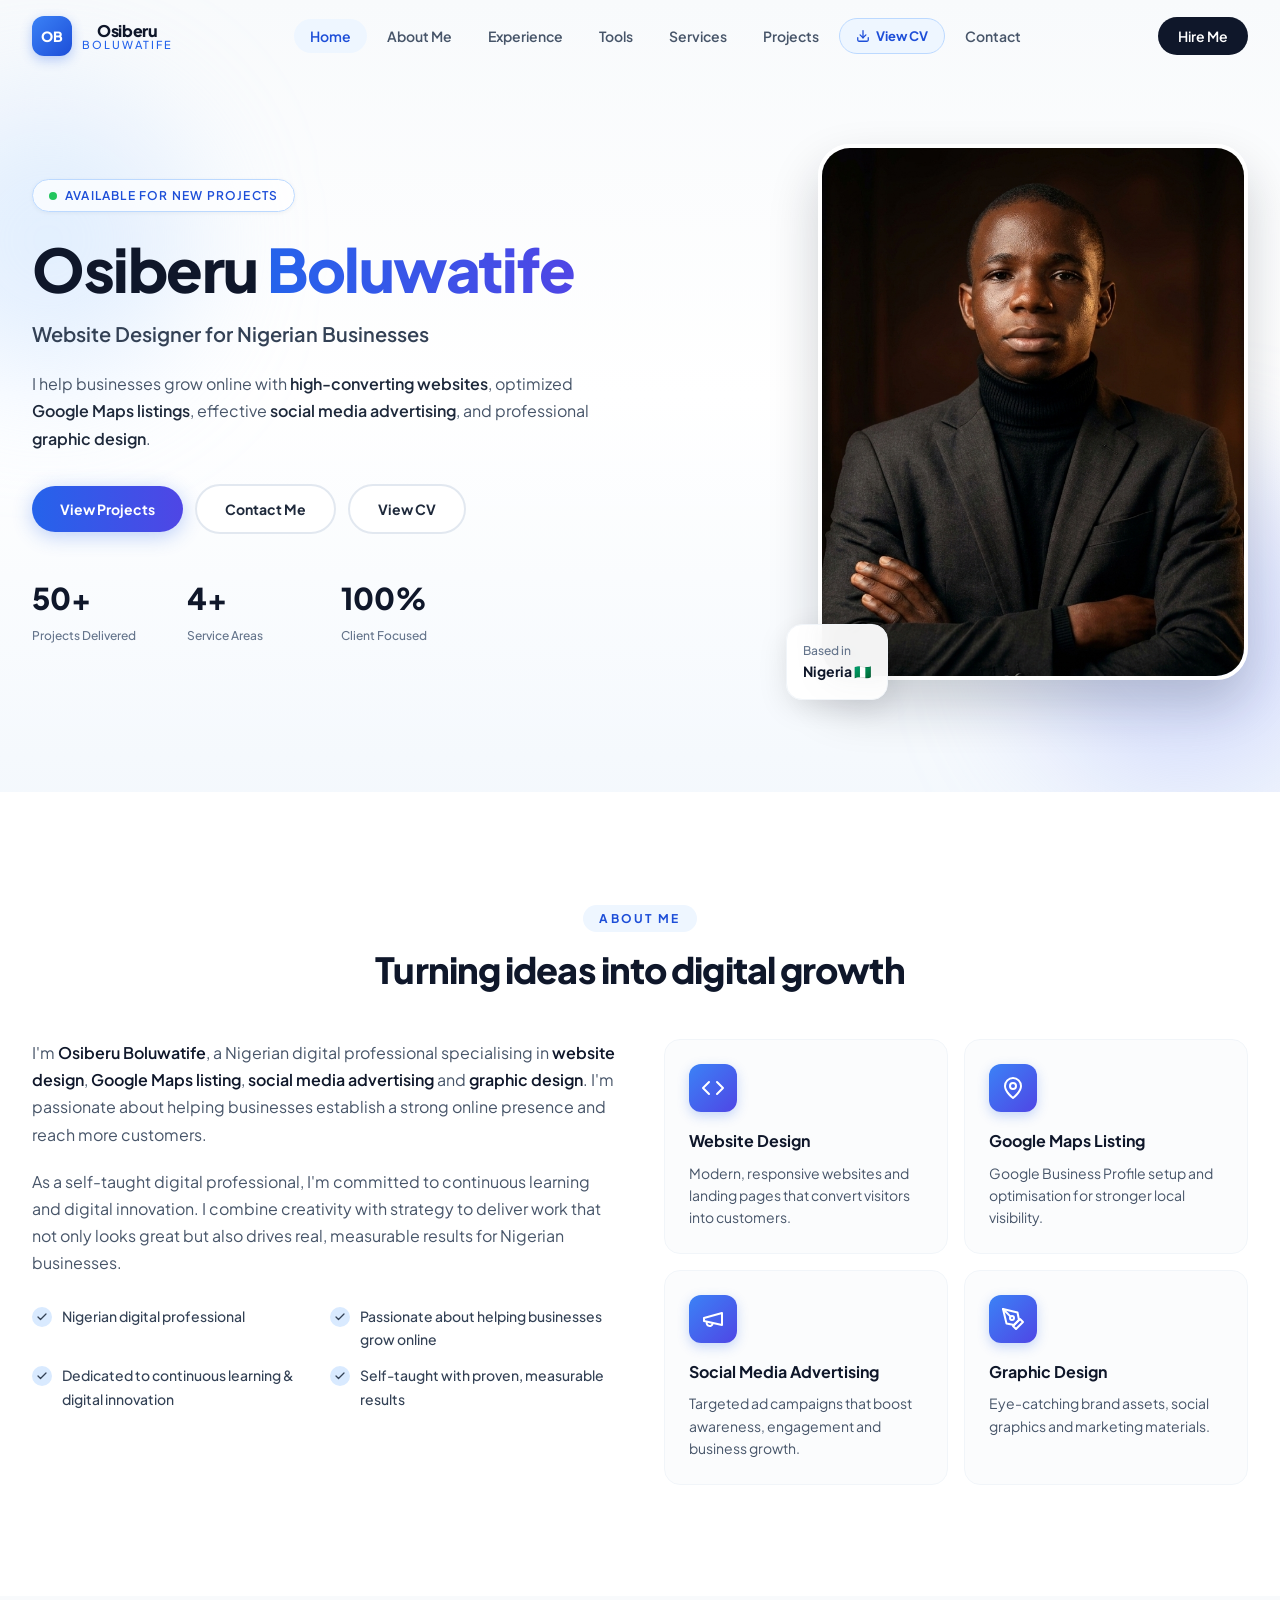
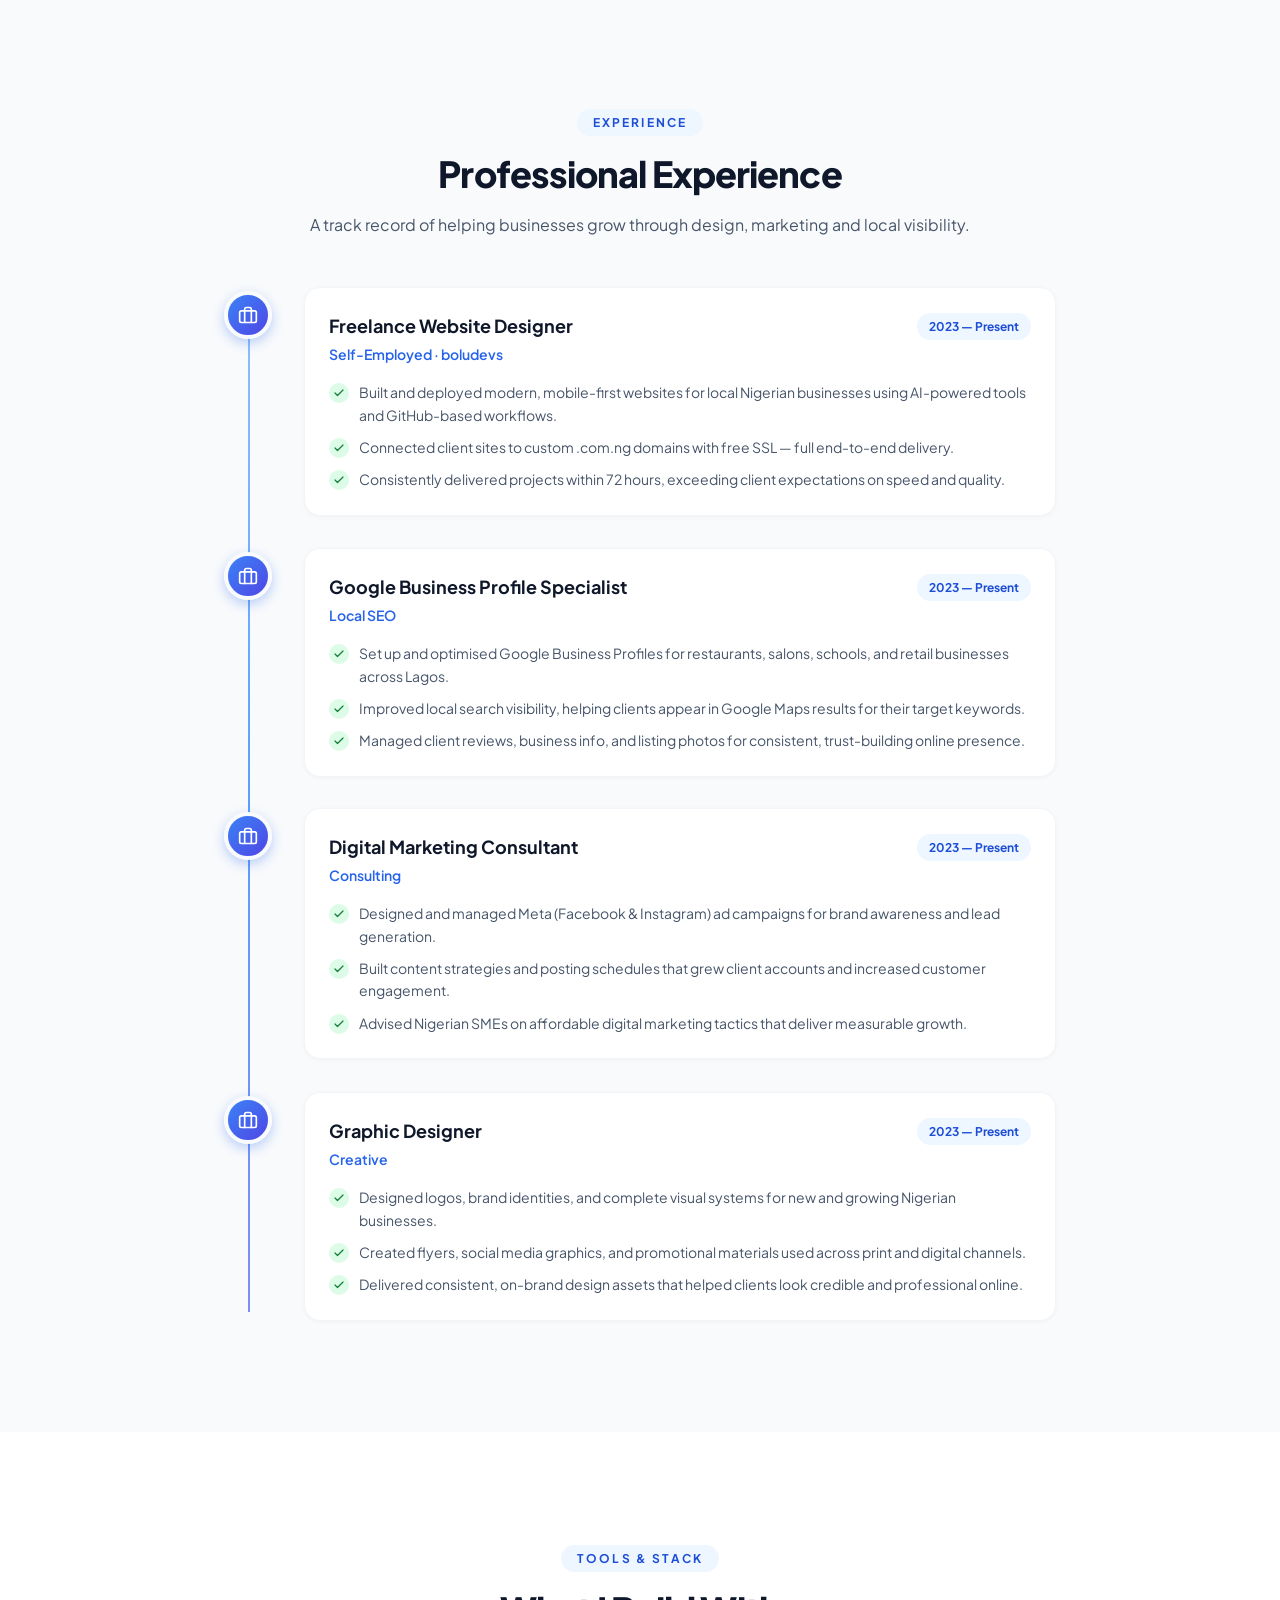
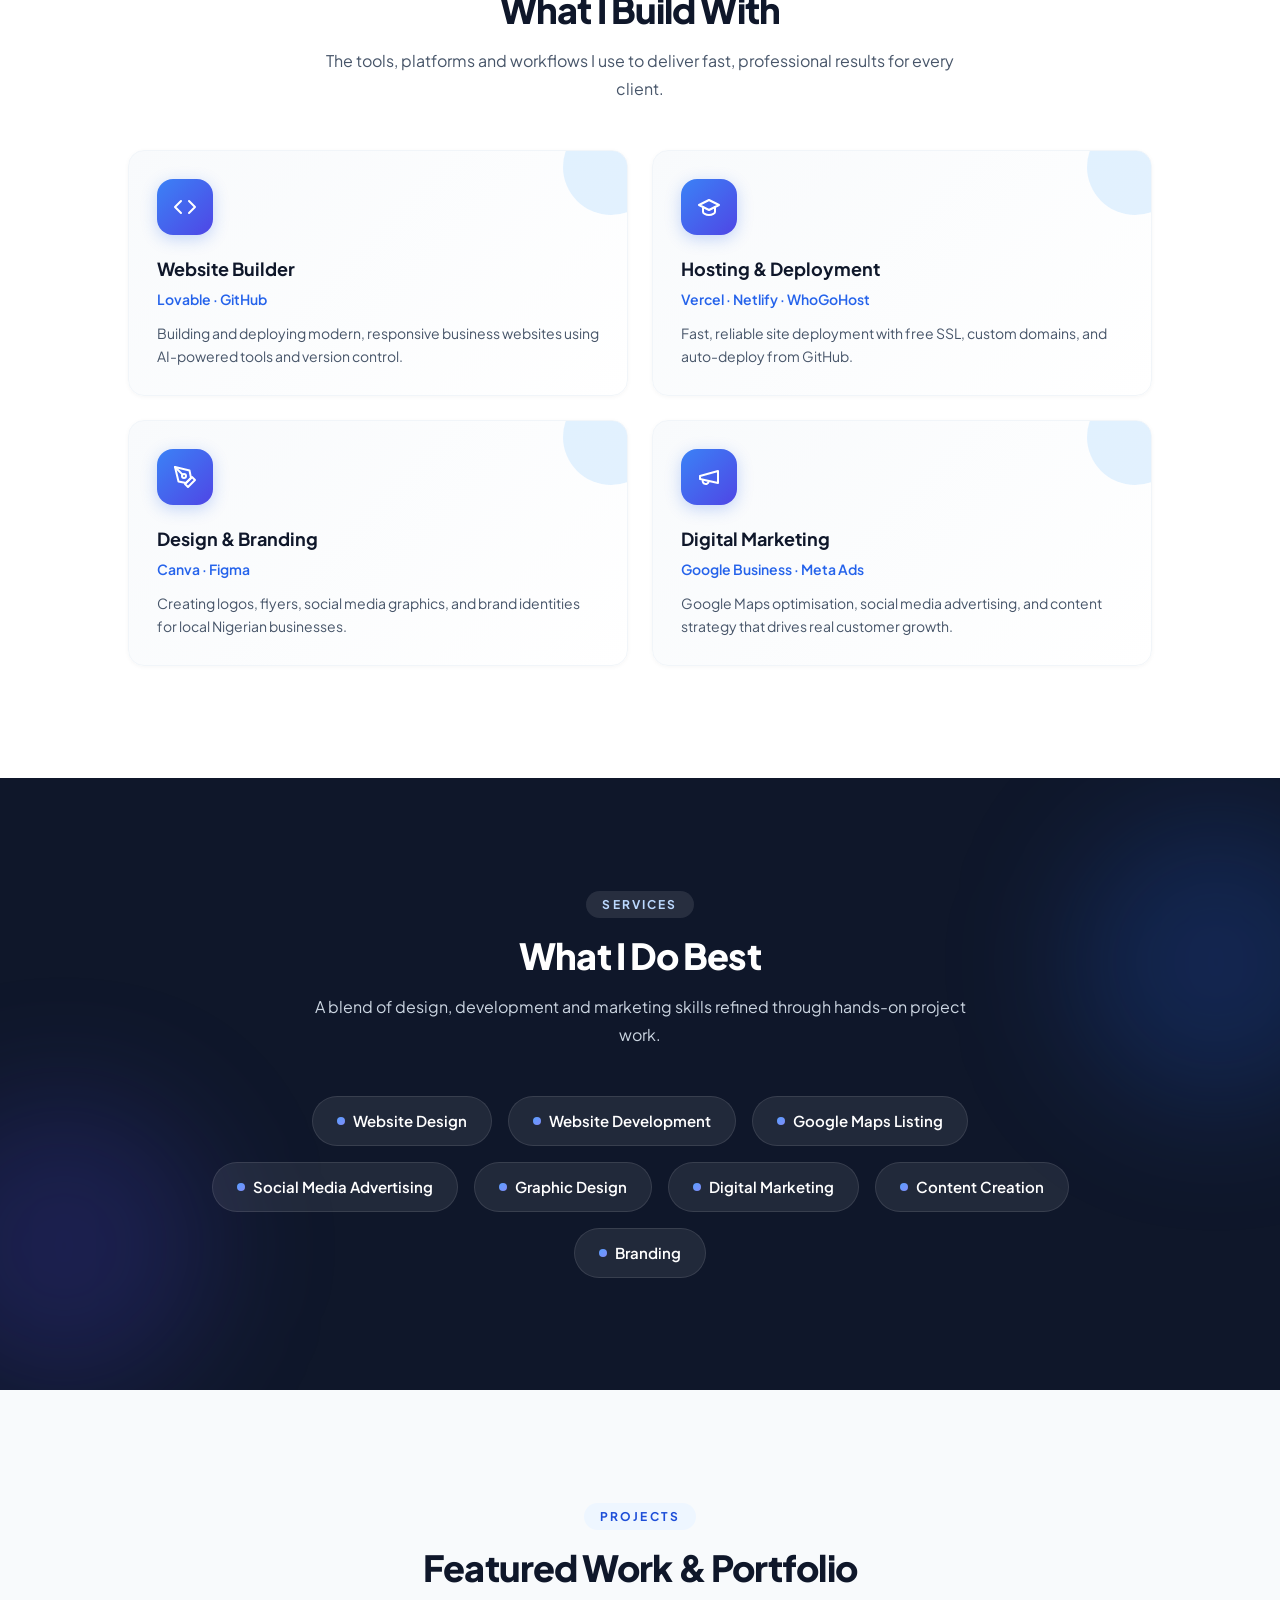
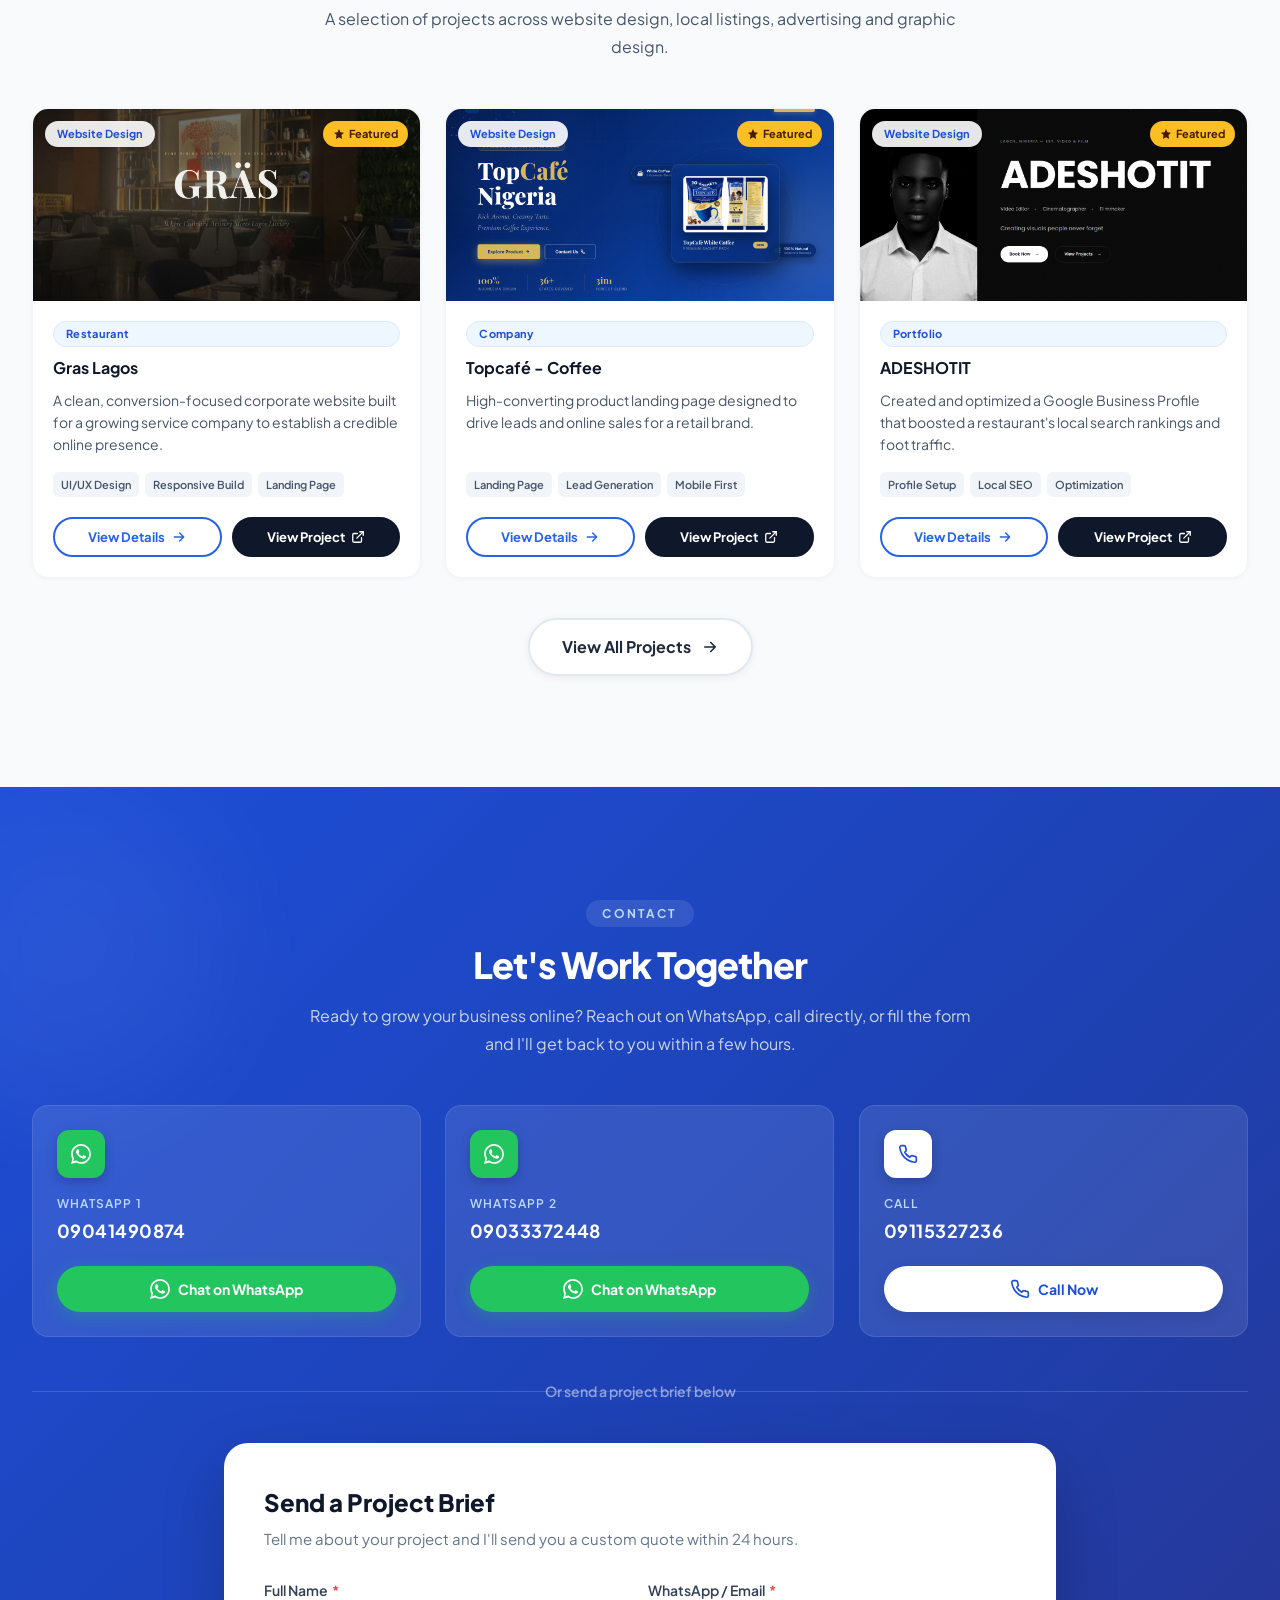
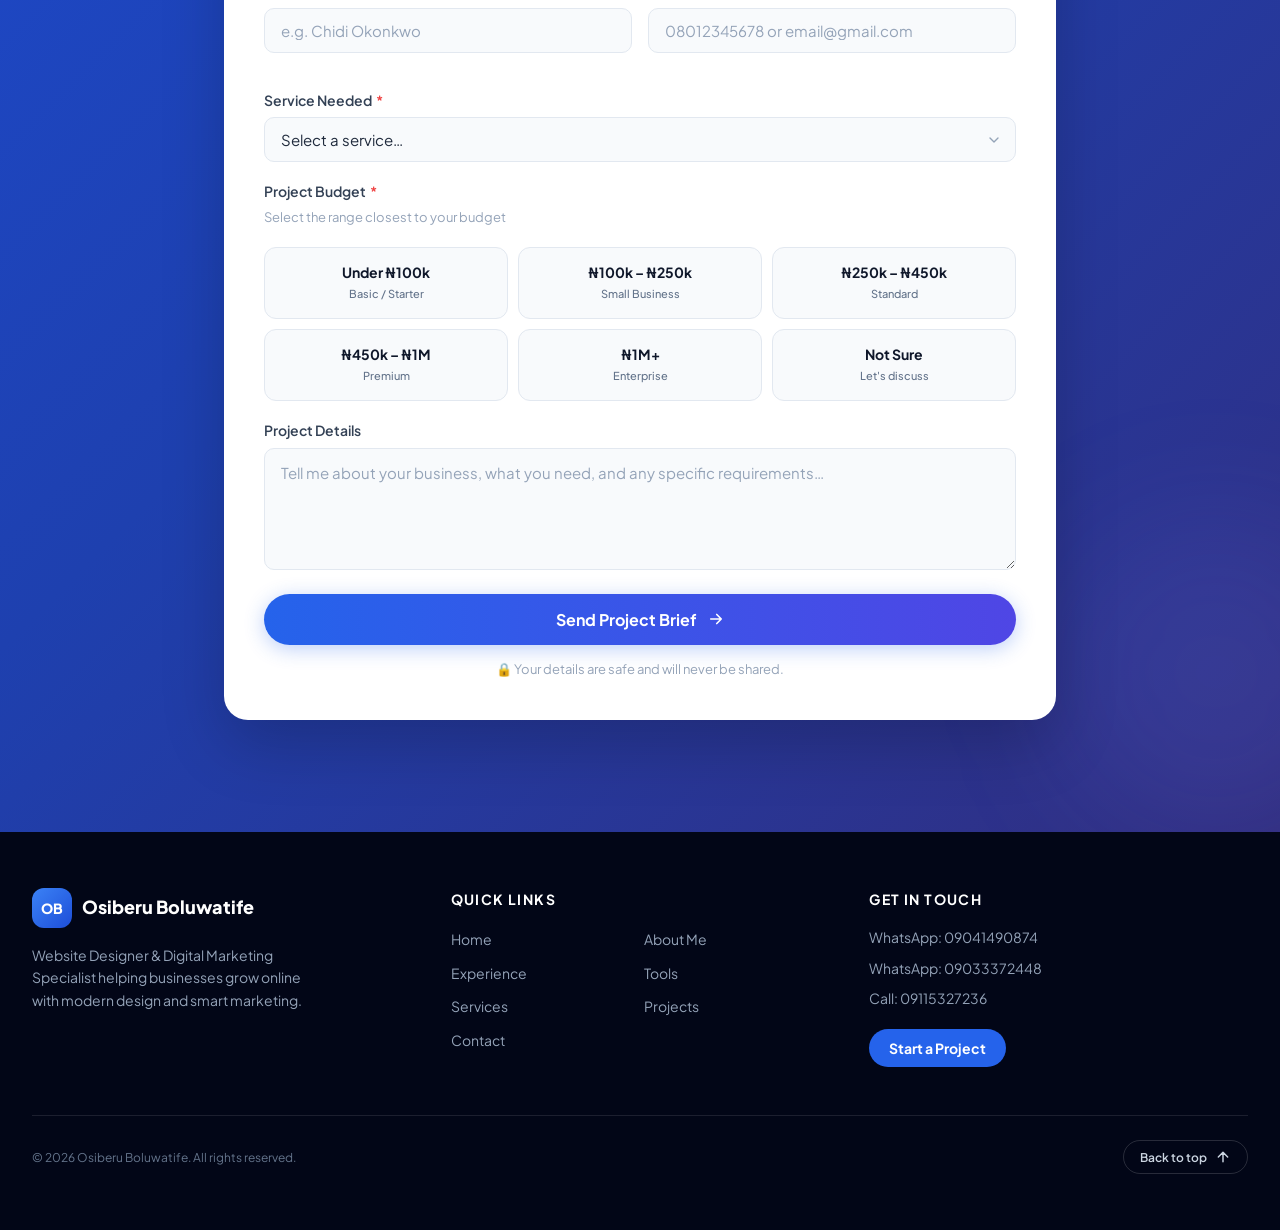
<file: index.html>
<!DOCTYPE html>
<html lang="en">
<head>
  <meta charset="UTF-8" />
  <meta name="viewport" content="width=device-width, initial-scale=1.0" />
  <title>Osiberu Boluwatife | Website Designer & Digital Marketing Specialist</title>
  <meta name="description" content="Osiberu Boluwatife — Website Designer for Nigerian Businesses. Modern websites, Google Maps optimization, social media advertising and graphic design." />
  <meta name="keywords" content="Website Designer Nigeria, Digital Marketing, Graphic Designer, Google Maps Listing, Lagos Nigeria, boludevs" />
  <meta name="author" content="Osiberu Boluwatife" />
  <meta name="robots" content="index, follow" />
  <meta name="theme-color" content="#2563eb" />
  <link rel="canonical" href="https://boludevs.name.ng" />

  <!-- Open Graph -->
  <meta property="og:title"       content="Osiberu Boluwatife | Website Designer & Digital Marketing Specialist" />
  <meta property="og:description" content="Professional portfolio of Osiberu Boluwatife — helping Nigerian businesses grow online with modern websites, Google Maps optimization and digital marketing." />
  <meta property="og:type"        content="website" />
  <meta property="og:url"         content="https://boludevs.name.ng" />
  <meta property="og:image"       content="https://boludevs.name.ng/images/preview-image.png" />
  <meta property="og:image:width"  content="1200" />
  <meta property="og:image:height" content="630" />
  <meta property="og:site_name"   content="boludevs" />
  <meta property="og:locale"      content="en_NG" />

  <!-- Twitter / X Card -->
  <meta name="twitter:card"        content="summary_large_image" />
  <meta name="twitter:title"       content="Osiberu Boluwatife | Website Designer Nigeria" />
  <meta name="twitter:description" content="Modern websites, Google Maps listings & digital marketing for Nigerian businesses." />
  <meta name="twitter:image"       content="https://boludevs.name.ng/images/preview-image.png" />

  <link rel="icon" type="image/x-icon" href="favicon.ico" />
  <link rel="apple-touch-icon"    href="apple-touch-icon.png" />
  <link rel="manifest"            href="site.webmanifest" />
  <link rel="preconnect" href="https://fonts.googleapis.com" />
  <link rel="preconnect" href="https://fonts.gstatic.com" crossorigin />
  <link href="https://fonts.googleapis.com/css2?family=Plus+Jakarta+Sans:wght@400;500;600;700;800&display=swap" rel="stylesheet" />
  <link rel="stylesheet" href="style.css" />

  <!-- Schema.org Person markup for Google rich results -->
  <script type="application/ld+json">
  {
    "@context": "https://schema.org",
    "@type": "Person",
    "name": "Osiberu Boluwatife",
    "alternateName": "boludevs",
    "url": "https://boludevs.name.ng",
    "image": "https://boludevs.name.ng/images/images.jpeg",
    "jobTitle": "Website Designer & Digital Marketing Specialist",
    "description": "Nigerian website designer and digital marketing specialist helping local businesses grow online with modern websites, Google Maps optimization and social media advertising.",
    "worksFor": { "@type": "Organization", "name": "boludevs", "url": "https://boludevs.name.ng" },
    "address": { "@type": "PostalAddress", "addressCountry": "NG", "addressLocality": "Lagos", "addressRegion": "Lagos State" },
    "telephone": "+2349041490874",
    "knowsAbout": ["Website Design", "Google Maps SEO", "Digital Marketing", "Graphic Design", "Social Media Advertising"],
    "sameAs": [
      "https://www.linkedin.com/in/osiberuboluwatife",
      "https://github.com/bolemmdigitalz-max"
    ]
  }
  </script>
</head>
<body>

  <!-- ============================================================
       NAVBAR
       ============================================================ -->
  <header id="navbar">
    <nav class="nav-inner">

      <!-- Logo -->
      <button class="nav-logo" data-section="home" onclick="goTo('home')" aria-label="Go to home">
        <span class="nav-logo-badge">OB</span>
        <span class="nav-logo-text">
          <strong>Osiberu</strong>
          <span>Boluwatife</span>
        </span>
      </button>

      <!-- Desktop links -->
      <ul class="nav-links">
        <li><button class="nav-link active" data-section="home"       onclick="goTo('home')">Home</button></li>
        <li><button class="nav-link"         data-section="about"      onclick="goTo('about')">About Me</button></li>
        <li><button class="nav-link"         data-section="experience" onclick="goTo('experience')">Experience</button></li>
        <li><button class="nav-link"         data-section="tools"      onclick="goTo('tools')">Tools</button></li>
        <li><button class="nav-link"         data-section="skills"     onclick="goTo('skills')">Services</button></li>
        <li><button class="nav-link"         data-section="projects"   onclick="goTo('projects')">Projects</button></li>
        <!-- Desktop nav — add this before the Contact li -->
<li>
  <a href="osiberu-boluwatife-cv.html"
     view
     class="nav-link nav-cv-link"
     aria-label="View CV">
    <svg width="14" height="14" viewBox="0 0 24 24" fill="none"
         stroke="currentColor" stroke-width="2.2"
         stroke-linecap="round" stroke-linejoin="round"
         aria-hidden="true">
      <path d="M21 15v4a2 2 0 0 1-2 2H5a2 2 0 0 1-2-2v-4"/>
      <polyline points="7 10 12 15 17 10"/>
      <line x1="12" y1="15" x2="12" y2="3"/>
    </svg>
    View CV
  </a>
</li>
        <li><button class="nav-link"         data-section="contact"    onclick="goTo('contact')">Contact</button></li>
      </ul>

      <button class="nav-cta" onclick="goTo('contact')">Hire Me</button>

      <!-- Hamburger -->
      <button class="nav-hamburger" id="hamburger" aria-label="Toggle menu" aria-expanded="false">
        <svg width="24" height="24" viewBox="0 0 24 24" fill="none" stroke="currentColor" stroke-width="2" stroke-linecap="round" aria-hidden="true"><path d="M3 12h18M3 6h18M3 18h18"/></svg>
      </button>
    </nav>

    <!-- Mobile menu -->
    <div class="mobile-menu" id="mobile-menu" aria-hidden="true">
      <ul>
        <li><button class="mobile-link active" data-section="home"       onclick="goTo('home')">Home</button></li>
        <li><button class="mobile-link"         data-section="about"      onclick="goTo('about')">About Me</button></li>
        <li><button class="mobile-link"         data-section="experience" onclick="goTo('experience')">Experience</button></li>
        <li><button class="mobile-link"         data-section="tools"      onclick="goTo('tools')">Tools</button></li>
        <li><button class="mobile-link"         data-section="skills"     onclick="goTo('skills')">Services</button></li>
        <li><button class="mobile-link"         data-section="projects"   onclick="goTo('projects')">Projects</button></li>
        <li><button class="mobile-link"         data-section="contact"    onclick="goTo('contact')">Contact</button></li>
        <!-- Mobile menu — add before the Hire Me li -->  
<li>  
  <a href="osiberu-boluwatife-cv.html"  
     view  
     class="mobile-link mobile-cv-link">  
    ⬇ View CV  
  </a>  
</li>  
        <li><button class="mobile-cta"                                    onclick="goTo('contact')">Hire Me</button></li>
      </ul>
    </div>
  </header>

  <main>

    <!-- ============================================================
     HERO
============================================================ -->
<section id="home">

    <div class="hero-blob hero-blob-1"></div>
    <div class="hero-blob hero-blob-2"></div>

    <div class="container">

        <div class="hero-grid">

            <!-- LEFT CONTENT -->
            <div class="hero-content reveal">

                <span class="hero-badge">
                    <span class="dot"></span>
                    Available for new projects
                </span>

                <h1 class="hero-title">
                    Osiberu
                    <span class="gradient-text">Boluwatife</span>
                </h1>

                <p class="hero-role">
                    Website Designer for Nigerian Businesses
                </p>

                <p class="hero-desc">
                    I help businesses grow online with
                    <strong>high-converting websites</strong>,
                    optimized
                    <strong>Google Maps listings</strong>,
                    effective
                    <strong>social media advertising</strong>,
                    and professional
                    <strong>graphic design</strong>.
                </p>

                <div class="hero-buttons">

                    <button class="btn-primary" onclick="goTo('projects')">
                        View Projects
                    </button>

                    <button class="btn-secondary" onclick="goTo('contact')">
                        Contact Me
                    </button>

                    <button class="btn-secondary"
                        onclick="window.open('osiberu-boluwatife-cv.html','_blank')">
                        View CV
                    </button>

                </div>

                <dl class="hero-stats">

                    <div class="hero-stat">
                        <dt class="count-up"
                            data-target="50"
                            data-suffix="+">0+</dt>
                        <dd>Projects Delivered</dd>
                    </div>

                    <div class="hero-stat">
                        <dt class="count-up"
                            data-target="4"
                            data-suffix="+">0+</dt>
                        <dd>Service Areas</dd>
                    </div>

                    <div class="hero-stat">
                        <dt class="count-up"
                            data-target="100"
                            data-suffix="%">0%</dt>
                        <dd>Client Focused</dd>
                    </div>

                </dl>

            </div>

            <!-- RIGHT IMAGE -->
            <div class="hero-portrait reveal">

                <div class="hero-portrait-blob"></div>

                <div class="hero-portrait-img">

                    <img
                        src="images/images.jpeg"
                        alt="Osiberu Boluwatife"
                        loading="eager">

                </div>

                <div class="hero-location-card">

                    <p>Based in</p>

                    <p>Nigeria 🇳🇬</p>

                </div>

            </div>

        </div>

    </div>

</section>
    <!-- ============================================================
         ABOUT
         ============================================================ -->
    <section id="about">
      <div class="container">

        <div class="section-heading reveal">
          <span class="eyebrow">About Me</span>
          <h2>Turning ideas into digital growth</h2>
        </div>

        <div class="about-grid">

          <!-- Text -->
          <div class="reveal about-text">
            <p>
              I'm <strong>Osiberu Boluwatife</strong>, a Nigerian digital professional
              specialising in <strong>website design</strong>,
              <strong>Google Maps listing</strong>,
              <strong>social media advertising</strong> and
              <strong>graphic design</strong>. I'm passionate about helping businesses
              establish a strong online presence and reach more customers.
            </p>
            <p>
              As a self-taught digital professional, I'm committed to continuous learning
              and digital innovation. I combine creativity with strategy to deliver work
              that not only looks great but also drives real, measurable results for
              Nigerian businesses.
            </p>

            <ul class="about-highlights">
              <li class="highlight-item">
                <span class="check-badge">
                  <svg width="12" height="12" viewBox="0 0 24 24" fill="none" stroke="currentColor" stroke-width="2.5" stroke-linecap="round" stroke-linejoin="round" aria-hidden="true"><path d="M20 6 9 17l-5-5"/></svg>
                </span>
                <span>Nigerian digital professional</span>
              </li>
              <li class="highlight-item">
                <span class="check-badge">
                  <svg width="12" height="12" viewBox="0 0 24 24" fill="none" stroke="currentColor" stroke-width="2.5" stroke-linecap="round" stroke-linejoin="round" aria-hidden="true"><path d="M20 6 9 17l-5-5"/></svg>
                </span>
                <span>Passionate about helping businesses grow online</span>
              </li>
              <li class="highlight-item">
                <span class="check-badge">
                  <svg width="12" height="12" viewBox="0 0 24 24" fill="none" stroke="currentColor" stroke-width="2.5" stroke-linecap="round" stroke-linejoin="round" aria-hidden="true"><path d="M20 6 9 17l-5-5"/></svg>
                </span>
                <span>Dedicated to continuous learning &amp; digital innovation</span>
              </li>
              <li class="highlight-item">
                <span class="check-badge">
                  <svg width="12" height="12" viewBox="0 0 24 24" fill="none" stroke="currentColor" stroke-width="2.5" stroke-linecap="round" stroke-linejoin="round" aria-hidden="true"><path d="M20 6 9 17l-5-5"/></svg>
                </span>
                <span>Self-taught with proven, measurable results</span>
              </li>
            </ul>
          </div>

          <!-- Service cards -->
          <div class="reveal services-grid">
            <div class="service-card">
              <span class="service-icon">
                <svg width="24" height="24" viewBox="0 0 24 24" fill="none" stroke="currentColor" stroke-width="2" stroke-linecap="round" stroke-linejoin="round" aria-hidden="true"><path d="m16 18 6-6-6-6M8 6l-6 6 6 6"/></svg>
              </span>
              <h3>Website Design</h3>
              <p>Modern, responsive websites and landing pages that convert visitors into customers.</p>
            </div>
            <div class="service-card">
              <span class="service-icon">
                <svg width="24" height="24" viewBox="0 0 24 24" fill="none" stroke="currentColor" stroke-width="2" stroke-linecap="round" stroke-linejoin="round" aria-hidden="true"><path d="M20 10c0 6-8 12-8 12s-8-6-8-12a8 8 0 0 1 16 0z"/><circle cx="12" cy="10" r="3"/></svg>
              </span>
              <h3>Google Maps Listing</h3>
              <p>Google Business Profile setup and optimisation for stronger local visibility.</p>
            </div>
            <div class="service-card">
              <span class="service-icon">
                <svg width="24" height="24" viewBox="0 0 24 24" fill="none" stroke="currentColor" stroke-width="2" stroke-linecap="round" stroke-linejoin="round" aria-hidden="true"><path d="m3 11 18-5v12L3 14v-3z"/><path d="M11.6 16.8a3 3 0 1 1-5.8-1.6"/></svg>
              </span>
              <h3>Social Media Advertising</h3>
              <p>Targeted ad campaigns that boost awareness, engagement and business growth.</p>
            </div>
            <div class="service-card">
              <span class="service-icon">
                <svg width="24" height="24" viewBox="0 0 24 24" fill="none" stroke="currentColor" stroke-width="2" stroke-linecap="round" stroke-linejoin="round" aria-hidden="true"><path d="M12 19l7-7 3 3-7 7-3-3z"/><path d="M18 13l-1.5-7.5L2 2l3.5 14.5L13 18l5-5z"/><path d="M2 2l7.586 7.586"/><circle cx="11" cy="11" r="2"/></svg>
              </span>
              <h3>Graphic Design</h3>
              <p>Eye-catching brand assets, social graphics and marketing materials.</p>
            </div>
          </div>

        </div>
      </div>
    </section>

    <!-- ============================================================
         EXPERIENCE
         ============================================================ -->
    <section id="experience">
      <div class="experience-container">

        <div class="section-heading reveal">
          <span class="eyebrow">Experience</span>
          <h2>Professional Experience</h2>
          <p class="subtitle">A track record of helping businesses grow through design, marketing and local visibility.</p>
        </div>

        <div class="timeline">
          <div class="timeline-line"></div>
          <div class="timeline-items">

            <!-- Item 1 -->
            <div class="timeline-item reveal">
              <span class="timeline-dot" aria-hidden="true">
                <svg width="20" height="20" viewBox="0 0 24 24" fill="none" stroke="currentColor" stroke-width="2" stroke-linecap="round" stroke-linejoin="round"><rect x="2" y="7" width="20" height="14" rx="2"/><path d="M16 21V5a2 2 0 0 0-2-2h-4a2 2 0 0 0-2 2v16"/></svg>
              </span>
              <div class="timeline-card">
                <div class="timeline-card-header">
                  <h3>Freelance Website Designer</h3>
                  <span class="timeline-period">2023 — Present</span>
                </div>
                <p class="timeline-type">Self-Employed · boludevs</p>
                <ul class="timeline-points">
                  <li class="timeline-point">
                    <span class="check-green" aria-hidden="true"><svg width="12" height="12" viewBox="0 0 24 24" fill="none" stroke="currentColor" stroke-width="2.5" stroke-linecap="round" stroke-linejoin="round"><path d="M20 6 9 17l-5-5"/></svg></span>
                    Built and deployed modern, mobile-first websites for local Nigerian businesses using AI-powered tools and GitHub-based workflows.
                  </li>
                  <li class="timeline-point">
                    <span class="check-green" aria-hidden="true"><svg width="12" height="12" viewBox="0 0 24 24" fill="none" stroke="currentColor" stroke-width="2.5" stroke-linecap="round" stroke-linejoin="round"><path d="M20 6 9 17l-5-5"/></svg></span>
                    Connected client sites to custom .com.ng domains with free SSL — full end-to-end delivery.
                  </li>
                  <li class="timeline-point">
                    <span class="check-green" aria-hidden="true"><svg width="12" height="12" viewBox="0 0 24 24" fill="none" stroke="currentColor" stroke-width="2.5" stroke-linecap="round" stroke-linejoin="round"><path d="M20 6 9 17l-5-5"/></svg></span>
                    Consistently delivered projects within 72 hours, exceeding client expectations on speed and quality.
                  </li>
                </ul>
              </div>
            </div>

            <!-- Item 2 -->
            <div class="timeline-item reveal">
              <span class="timeline-dot" aria-hidden="true">
                <svg width="20" height="20" viewBox="0 0 24 24" fill="none" stroke="currentColor" stroke-width="2" stroke-linecap="round" stroke-linejoin="round"><rect x="2" y="7" width="20" height="14" rx="2"/><path d="M16 21V5a2 2 0 0 0-2-2h-4a2 2 0 0 0-2 2v16"/></svg>
              </span>
              <div class="timeline-card">
                <div class="timeline-card-header">
                  <h3>Google Business Profile Specialist</h3>
                  <span class="timeline-period">2023 — Present</span>
                </div>
                <p class="timeline-type">Local SEO</p>
                <ul class="timeline-points">
                  <li class="timeline-point">
                    <span class="check-green" aria-hidden="true"><svg width="12" height="12" viewBox="0 0 24 24" fill="none" stroke="currentColor" stroke-width="2.5" stroke-linecap="round" stroke-linejoin="round"><path d="M20 6 9 17l-5-5"/></svg></span>
                    Set up and optimised Google Business Profiles for restaurants, salons, schools, and retail businesses across Lagos.
                  </li>
                  <li class="timeline-point">
                    <span class="check-green" aria-hidden="true"><svg width="12" height="12" viewBox="0 0 24 24" fill="none" stroke="currentColor" stroke-width="2.5" stroke-linecap="round" stroke-linejoin="round"><path d="M20 6 9 17l-5-5"/></svg></span>
                    Improved local search visibility, helping clients appear in Google Maps results for their target keywords.
                  </li>
                  <li class="timeline-point">
                    <span class="check-green" aria-hidden="true"><svg width="12" height="12" viewBox="0 0 24 24" fill="none" stroke="currentColor" stroke-width="2.5" stroke-linecap="round" stroke-linejoin="round"><path d="M20 6 9 17l-5-5"/></svg></span>
                    Managed client reviews, business info, and listing photos for consistent, trust-building online presence.
                  </li>
                </ul>
              </div>
            </div>

            <!-- Item 3 -->
            <div class="timeline-item reveal">
              <span class="timeline-dot" aria-hidden="true">
                <svg width="20" height="20" viewBox="0 0 24 24" fill="none" stroke="currentColor" stroke-width="2" stroke-linecap="round" stroke-linejoin="round"><rect x="2" y="7" width="20" height="14" rx="2"/><path d="M16 21V5a2 2 0 0 0-2-2h-4a2 2 0 0 0-2 2v16"/></svg>
              </span>
              <div class="timeline-card">
                <div class="timeline-card-header">
                  <h3>Digital Marketing Consultant</h3>
                  <span class="timeline-period">2023 — Present</span>
                </div>
                <p class="timeline-type">Consulting</p>
                <ul class="timeline-points">
                  <li class="timeline-point">
                    <span class="check-green" aria-hidden="true"><svg width="12" height="12" viewBox="0 0 24 24" fill="none" stroke="currentColor" stroke-width="2.5" stroke-linecap="round" stroke-linejoin="round"><path d="M20 6 9 17l-5-5"/></svg></span>
                    Designed and managed Meta (Facebook &amp; Instagram) ad campaigns for brand awareness and lead generation.
                  </li>
                  <li class="timeline-point">
                    <span class="check-green" aria-hidden="true"><svg width="12" height="12" viewBox="0 0 24 24" fill="none" stroke="currentColor" stroke-width="2.5" stroke-linecap="round" stroke-linejoin="round"><path d="M20 6 9 17l-5-5"/></svg></span>
                    Built content strategies and posting schedules that grew client accounts and increased customer engagement.
                  </li>
                  <li class="timeline-point">
                    <span class="check-green" aria-hidden="true"><svg width="12" height="12" viewBox="0 0 24 24" fill="none" stroke="currentColor" stroke-width="2.5" stroke-linecap="round" stroke-linejoin="round"><path d="M20 6 9 17l-5-5"/></svg></span>
                    Advised Nigerian SMEs on affordable digital marketing tactics that deliver measurable growth.
                  </li>
                </ul>
              </div>
            </div>

            <!-- Item 4 -->
            <div class="timeline-item reveal">
              <span class="timeline-dot" aria-hidden="true">
                <svg width="20" height="20" viewBox="0 0 24 24" fill="none" stroke="currentColor" stroke-width="2" stroke-linecap="round" stroke-linejoin="round"><rect x="2" y="7" width="20" height="14" rx="2"/><path d="M16 21V5a2 2 0 0 0-2-2h-4a2 2 0 0 0-2 2v16"/></svg>
              </span>
              <div class="timeline-card">
                <div class="timeline-card-header">
                  <h3>Graphic Designer</h3>
                  <span class="timeline-period">2023 — Present</span>
                </div>
                <p class="timeline-type">Creative</p>
                <ul class="timeline-points">
                  <li class="timeline-point">
                    <span class="check-green" aria-hidden="true"><svg width="12" height="12" viewBox="0 0 24 24" fill="none" stroke="currentColor" stroke-width="2.5" stroke-linecap="round" stroke-linejoin="round"><path d="M20 6 9 17l-5-5"/></svg></span>
                    Designed logos, brand identities, and complete visual systems for new and growing Nigerian businesses.
                  </li>
                  <li class="timeline-point">
                    <span class="check-green" aria-hidden="true"><svg width="12" height="12" viewBox="0 0 24 24" fill="none" stroke="currentColor" stroke-width="2.5" stroke-linecap="round" stroke-linejoin="round"><path d="M20 6 9 17l-5-5"/></svg></span>
                    Created flyers, social media graphics, and promotional materials used across print and digital channels.
                  </li>
                  <li class="timeline-point">
                    <span class="check-green" aria-hidden="true"><svg width="12" height="12" viewBox="0 0 24 24" fill="none" stroke="currentColor" stroke-width="2.5" stroke-linecap="round" stroke-linejoin="round"><path d="M20 6 9 17l-5-5"/></svg></span>
                    Delivered consistent, on-brand design assets that helped clients look credible and professional online.
                  </li>
                </ul>
              </div>
            </div>

          </div>
        </div>
      </div>
    </section>

    <!-- ============================================================
         TOOLS (replaces Education)
         ============================================================ -->
    <section id="tools">
      <div class="container">

        <div class="section-heading reveal">
          <span class="eyebrow">Tools &amp; Stack</span>
          <h2>What I Build With</h2>
          <p class="subtitle">The tools, platforms and workflows I use to deliver fast, professional results for every client.</p>
        </div>

        <div class="tools-grid">
          <div class="tool-card reveal">
            <span class="tool-icon">
              <svg width="24" height="24" viewBox="0 0 24 24" fill="none" stroke="currentColor" stroke-width="2" stroke-linecap="round" stroke-linejoin="round" aria-hidden="true"><path d="m16 18 6-6-6-6M8 6l-6 6 6 6"/></svg>
            </span>
            <h3>Website Builder</h3>
            <p class="tool-place">Lovable · GitHub</p>
            <p class="tool-desc">Building and deploying modern, responsive business websites using AI-powered tools and version control.</p>
          </div>
          <div class="tool-card reveal">
            <span class="tool-icon">
              <svg width="24" height="24" viewBox="0 0 24 24" fill="none" stroke="currentColor" stroke-width="2" stroke-linecap="round" stroke-linejoin="round" aria-hidden="true"><path d="M22 10 12 5 2 10l10 5 10-5z"/><path d="M6 12v5c0 1 2.5 3 6 3s6-2 6-3v-5"/></svg>
            </span>
            <h3>Hosting &amp; Deployment</h3>
            <p class="tool-place">Vercel · Netlify · WhoGoHost</p>
            <p class="tool-desc">Fast, reliable site deployment with free SSL, custom domains, and auto-deploy from GitHub.</p>
          </div>
          <div class="tool-card reveal">
            <span class="tool-icon">
              <svg width="24" height="24" viewBox="0 0 24 24" fill="none" stroke="currentColor" stroke-width="2" stroke-linecap="round" stroke-linejoin="round" aria-hidden="true"><path d="M12 19l7-7 3 3-7 7-3-3z"/><path d="M18 13l-1.5-7.5L2 2l3.5 14.5L13 18l5-5z"/><path d="M2 2l7.586 7.586"/><circle cx="11" cy="11" r="2"/></svg>
            </span>
            <h3>Design &amp; Branding</h3>
            <p class="tool-place">Canva · Figma</p>
            <p class="tool-desc">Creating logos, flyers, social media graphics, and brand identities for local Nigerian businesses.</p>
          </div>
          <div class="tool-card reveal">
            <span class="tool-icon">
              <svg width="24" height="24" viewBox="0 0 24 24" fill="none" stroke="currentColor" stroke-width="2" stroke-linecap="round" stroke-linejoin="round" aria-hidden="true"><path d="m3 11 18-5v12L3 14v-3z"/><path d="M11.6 16.8a3 3 0 1 1-5.8-1.6"/></svg>
            </span>
            <h3>Digital Marketing</h3>
            <p class="tool-place">Google Business · Meta Ads</p>
            <p class="tool-desc">Google Maps optimisation, social media advertising, and content strategy that drives real customer growth.</p>
          </div>
        </div>

      </div>
    </section>

    <!-- ============================================================
         SKILLS / SERVICES
         ============================================================ -->
    <section id="skills">
      <div class="skills-blob skills-blob-1"></div>
      <div class="skills-blob skills-blob-2"></div>

      <div class="container" style="position:relative">
        <div class="section-heading light reveal">
          <span class="eyebrow">Services</span>
          <h2>What I Do Best</h2>
          <p class="subtitle">A blend of design, development and marketing skills refined through hands-on project work.</p>
        </div>

        <div class="skills-grid reveal">
          <span class="skill-badge"><span class="skill-dot"></span>Website Design</span>
          <span class="skill-badge"><span class="skill-dot"></span>Website Development</span>
          <span class="skill-badge"><span class="skill-dot"></span>Google Maps Listing</span>
          <span class="skill-badge"><span class="skill-dot"></span>Social Media Advertising</span>
          <span class="skill-badge"><span class="skill-dot"></span>Graphic Design</span>
          <span class="skill-badge"><span class="skill-dot"></span>Digital Marketing</span>
          <span class="skill-badge"><span class="skill-dot"></span>Content Creation</span>
          <span class="skill-badge"><span class="skill-dot"></span>Branding</span>
        </div>
      </div>
    </section>

    <!-- ============================================================
         PROJECTS (homepage — 3 featured only)
         ============================================================ -->
    <section id="projects">
      <div class="container">

        <div class="section-heading reveal">
          <span class="eyebrow">Projects</span>
          <h2>Featured Work &amp; Portfolio</h2>
          <p class="subtitle">A selection of projects across website design, local listings, advertising and graphic design.</p>
        </div>

        <!-- 3 featured cards -->
        <div class="projects-grid reveal" id="homepage-projects-grid"></div>

        <!-- View All button -->
        <div class="reveal" style="text-align:center;margin-top:2.5rem">
          <a href="projects.html" class="view-all-btn">
            View All Projects
            <svg width="18" height="18" viewBox="0 0 24 24" fill="none" stroke="currentColor" stroke-width="2.2" stroke-linecap="round" stroke-linejoin="round" aria-hidden="true"><path d="M5 12h14M13 6l6 6-6 6"/></svg>
          </a>
        </div>

      </div>
    </section>

    <!-- ============================================================
         CONTACT
         ============================================================ -->
    <section id="contact">
      <div class="contact-blob contact-blob-1"></div>
      <div class="contact-blob contact-blob-2"></div>

      <div class="container" style="position:relative">
        <div class="section-heading light reveal">
          <span class="eyebrow">Contact</span>
          <h2>Let's Work Together</h2>
          <p class="subtitle">Ready to grow your business online? Reach out on WhatsApp, call directly, or fill the form and I'll get back to you within a few hours.</p>
        </div>

        <!-- Quick contact cards -->
        <div class="contact-grid reveal" id="contact-grid"></div>

        <!-- Divider -->
        <div class="contact-divider reveal">
          <span>Or send a project brief below</span>
        </div>

        <!-- Project enquiry form -->
        <div class="contact-form-wrap reveal">
          <div class="contact-form-card">
            <h3 class="form-card-title">Send a Project Brief</h3>
            <p class="form-card-sub">Tell me about your project and I'll send you a custom quote within 24 hours.</p>

            <!-- Success message (hidden by default) -->
            <div id="form-success" class="form-success" style="display:none">
              <svg width="40" height="40" viewBox="0 0 24 24" fill="none" stroke="#22c55e" stroke-width="2" stroke-linecap="round" stroke-linejoin="round" aria-hidden="true"><path d="M22 11.08V12a10 10 0 1 1-5.93-9.14"/><path d="M22 4 12 14.01l-3-3"/></svg>
              <h4>Message sent successfully!</h4>
              <p>Thank you! I'll review your brief and reply on WhatsApp or email within 24 hours.</p>
            </div>

            <!-- Error message (hidden by default) -->
            <div id="form-error" class="form-error" style="display:none">
              <p>Something went wrong. Please try again or reach out directly on WhatsApp.</p>
            </div>

            <form id="contact-form" action="https://api.web3forms.com/submit" method="POST" novalidate>
              <!-- Web3Forms config -->
              <input type="hidden" name="access_key"  value="203c01e9-62c3-41ed-92c7-6096b80af3e8" />
              <input type="hidden" name="subject"      value="New Project Inquiry — boludevs Portfolio" />
              <input type="hidden" name="from_name"    value="boludevs Portfolio" />
              <input type="hidden" name="redirect"     value="false" />
              <input type="checkbox" name="botcheck"   style="display:none" tabindex="-1" autocomplete="off" />

              <!-- Row 1: Name + Contact -->
              <div class="form-row">
                <div class="form-group">
                  <label for="f-name">Full Name <span class="required">*</span></label>
                  <input type="text" id="f-name" name="name" placeholder="e.g. Chidi Okonkwo" required />
                </div>
                <div class="form-group">
                  <label for="f-phone">WhatsApp / Email <span class="required">*</span></label>
                  <input type="text" id="f-phone" name="contact" placeholder="08012345678 or email@gmail.com" required />
                </div>
              </div>

              <!-- Service needed -->
              <div class="form-group">
                <label for="f-service">Service Needed <span class="required">*</span></label>
                <div class="select-wrap">
                  <select id="f-service" name="service" required>
                    <option value="" disabled selected>Select a service…</option>
                    <option>Website Design & Development</option>
                    <option>Google Maps / Business Profile Setup</option>
                    <option>Social Media Advertising</option>
                    <option>Graphic Design & Branding</option>
                    <option>Full Digital Package (Website + Maps + Marketing)</option>
                    <option>Other / Not Sure Yet</option>
                  </select>
                  <svg class="select-arrow" width="16" height="16" viewBox="0 0 24 24" fill="none" stroke="currentColor" stroke-width="2" stroke-linecap="round" stroke-linejoin="round" aria-hidden="true"><path d="m6 9 6 6 6-6"/></svg>
                </div>
              </div>

              <!-- Budget Picker -->
              <div class="form-group">
                <label>Project Budget <span class="required">*</span></label>
                <p class="form-hint">Select the range closest to your budget</p>
                <div class="budget-grid" role="group" aria-label="Project budget">
                  <label class="budget-option">
                    <input type="radio" name="budget" value="Under ₦100,000" required />
                    <span class="budget-card">
                      <span class="budget-amount">Under ₦100k</span>
                      <span class="budget-label">Basic / Starter</span>
                    </span>
                  </label>
                  <label class="budget-option">
                    <input type="radio" name="budget" value="₦100,000 – ₦250,000" />
                    <span class="budget-card">
                      <span class="budget-amount">₦100k – ₦250k</span>
                      <span class="budget-label">Small Business</span>
                    </span>
                  </label>
                  <label class="budget-option">
                    <input type="radio" name="budget" value="₦250,000 – ₦450,000" />
                    <span class="budget-card">
                      <span class="budget-amount">₦250k – ₦450k</span>
                      <span class="budget-label">Standard</span>
                    </span>
                  </label>
                  <label class="budget-option">
                    <input type="radio" name="budget" value="₦450,000 – ₦1,000,000" />
                    <span class="budget-card">
                      <span class="budget-amount">₦450k – ₦1M</span>
                      <span class="budget-label">Premium</span>
                    </span>
                  </label>
                  <label class="budget-option">
                    <input type="radio" name="budget" value="₦1,000,000+" />
                    <span class="budget-card">
                      <span class="budget-amount">₦1M+</span>
                      <span class="budget-label">Enterprise</span>
                    </span>
                  </label>
                  <label class="budget-option">
                    <input type="radio" name="budget" value="Not Sure Yet" />
                    <span class="budget-card">
                      <span class="budget-amount">Not Sure</span>
                      <span class="budget-label">Let's discuss</span>
                    </span>
                  </label>
                </div>
              </div>

              <!-- Message -->
              <div class="form-group">
                <label for="f-message">Project Details</label>
                <textarea id="f-message" name="message" rows="4" placeholder="Tell me about your business, what you need, and any specific requirements…"></textarea>
              </div>

              <!-- Submit -->
              <button type="submit" id="form-submit" class="form-submit-btn">
                <span id="submit-text">Send Project Brief</span>
                <svg id="submit-icon" width="18" height="18" viewBox="0 0 24 24" fill="none" stroke="currentColor" stroke-width="2.2" stroke-linecap="round" stroke-linejoin="round" aria-hidden="true"><path d="M5 12h14M13 6l6 6-6 6"/></svg>
                <svg id="submit-spinner" width="18" height="18" viewBox="0 0 24 24" fill="none" stroke="currentColor" stroke-width="2.5" stroke-linecap="round" style="display:none;animation:spin .8s linear infinite" aria-hidden="true"><path d="M21 12a9 9 0 1 1-6.219-8.56"/></svg>
              </button>
              <p class="form-privacy">🔒 Your details are safe and will never be shared.</p>
            </form>
          </div>
        </div>

      </div>
    </section>

  </main>

  <!-- ============================================================
       FOOTER
       ============================================================ -->
  <footer>
    <div class="footer-inner">
      <div class="footer-grid">

        <div>
          <div class="footer-brand-row">
            <span class="footer-badge">OB</span>
            <span class="footer-brand-name">Osiberu Boluwatife</span>
          </div>
          <p class="footer-desc">
            Website Designer &amp; Digital Marketing Specialist helping businesses
            grow online with modern design and smart marketing.
          </p>
        </div>

        <div>
          <h3 class="footer-heading">Quick Links</h3>
          <ul class="footer-links">
            <li><button class="footer-link" onclick="goTo('home')">Home</button></li>
            <li><button class="footer-link" onclick="goTo('about')">About Me</button></li>
            <li><button class="footer-link" onclick="goTo('experience')">Experience</button></li>
            <li><button class="footer-link" onclick="goTo('tools')">Tools</button></li>
            <li><button class="footer-link" onclick="goTo('skills')">Services</button></li>
            <li><button class="footer-link" onclick="goTo('projects')">Projects</button></li>
            <li><button class="footer-link" onclick="goTo('contact')">Contact</button></li>
          </ul>
        </div>

        <div>
          <h3 class="footer-heading">Get in Touch</h3>
          <ul class="footer-contacts">
            <li>WhatsApp: 09041490874</li>
            <li>WhatsApp: 09033372448</li>
            <li>Call: 09115327236</li>
          </ul>
          <button class="footer-cta" onclick="goTo('contact')">Start a Project</button>
        </div>

      </div>

      <div class="footer-bottom">
        <p class="footer-copy" id="footer-copy"></p>
        <button class="footer-top-btn" onclick="backToTopFn()">
          Back to top
          <svg width="16" height="16" viewBox="0 0 24 24" fill="none" stroke="currentColor" stroke-width="2.2" stroke-linecap="round" stroke-linejoin="round" aria-hidden="true"><path d="M12 19V5M5 12l7-7 7 7"/></svg>
        </button>
      </div>
    </div>
  </footer>

  <!-- Back to top button -->
  <button id="back-to-top" aria-label="Back to top" onclick="backToTopFn()">
    <svg width="20" height="20" viewBox="0 0 24 24" fill="none" stroke="currentColor" stroke-width="2.2" stroke-linecap="round" stroke-linejoin="round" aria-hidden="true"><path d="M12 19V5M5 12l7-7 7 7"/></svg>
  </button>

  <script src="script.js"></script>
</body>
</html>
</file>
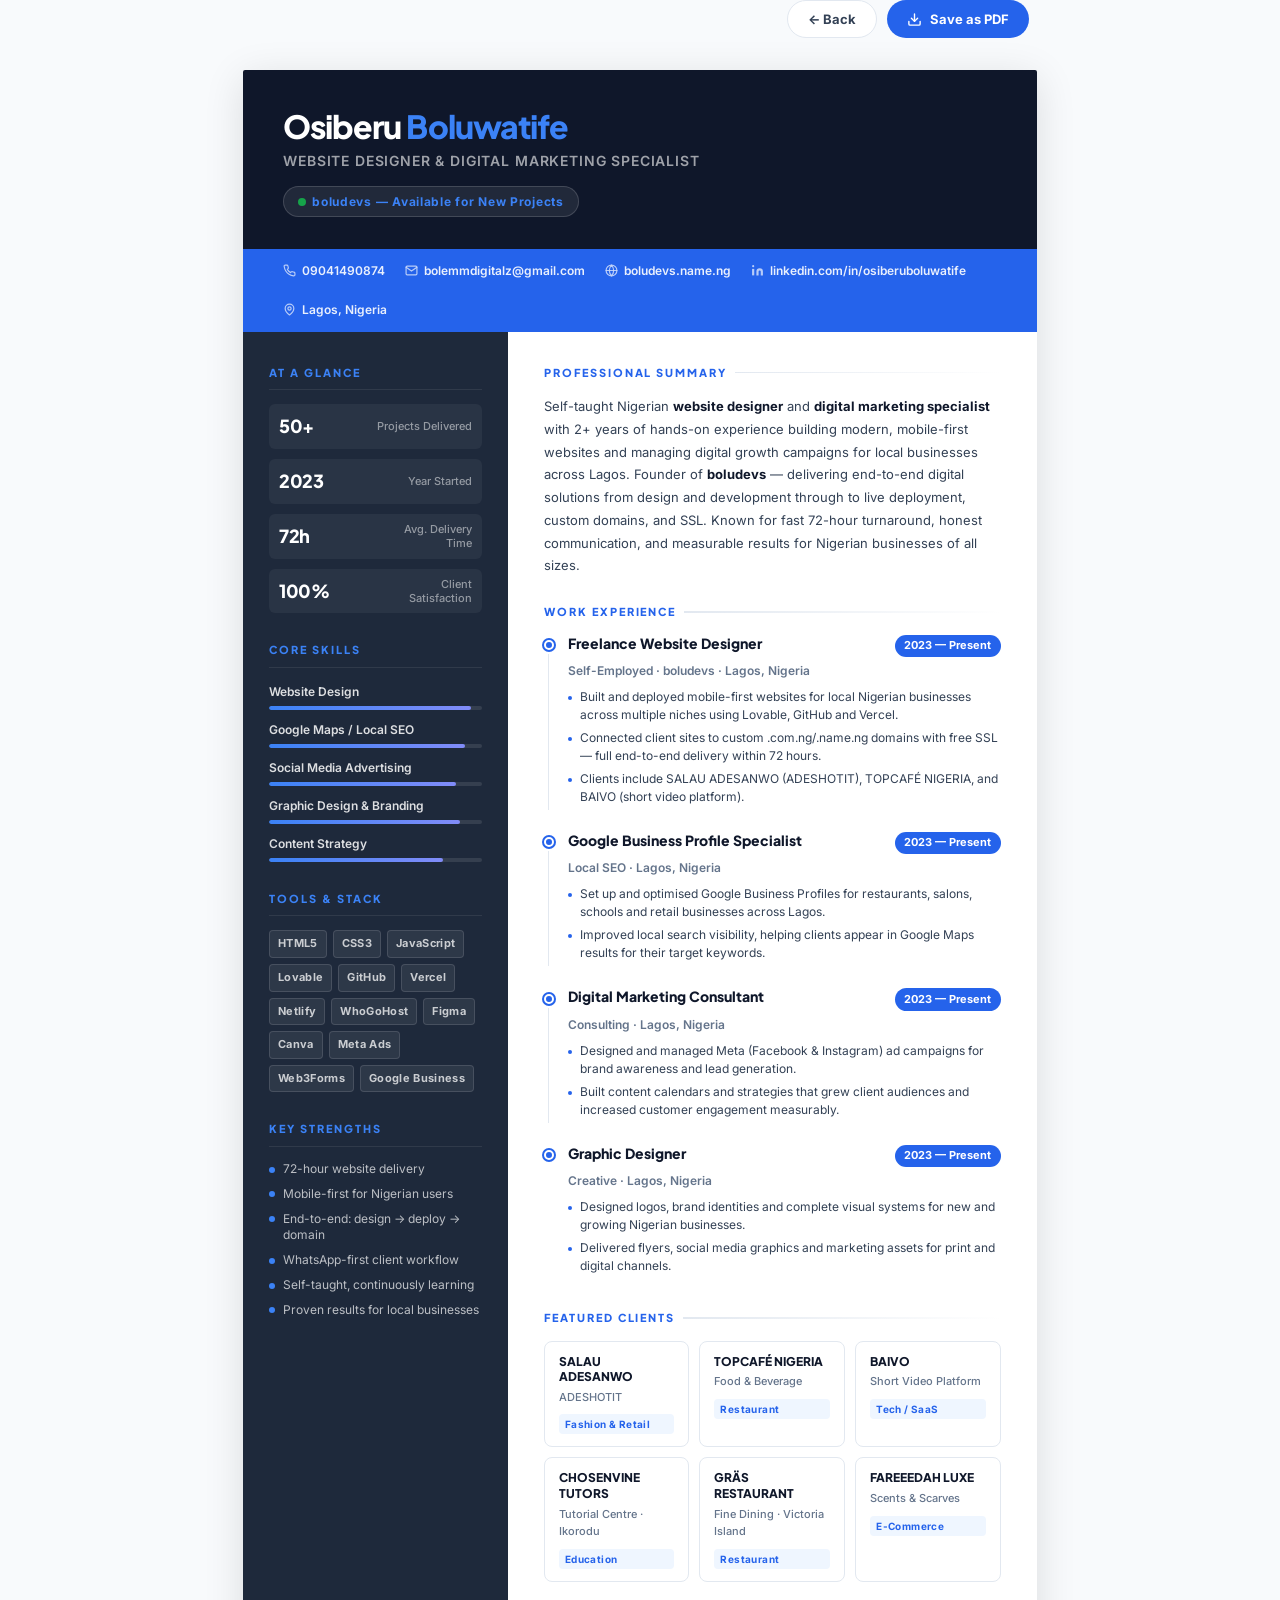
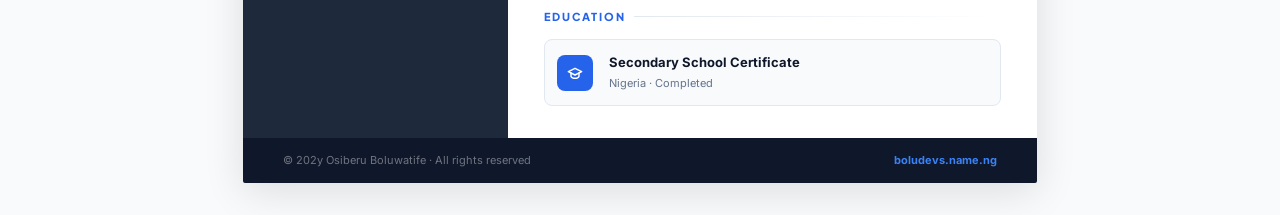
<file: osiberu-boluwatife-cv.html>
<!DOCTYPE html>
<html lang="en">
<head>
    <meta charset="UTF-8">
    <title>Page title</title>
</head>
<body>
    
</body>
</html><!DOCTYPE html>
<html lang="en">
<head>
  <meta charset="UTF-8"/>
  <meta name="viewport" content="width=device-width, initial-scale=1.0"/>
  <title>Osiberu Boluwatife — CV</title>
  <link rel="preconnect" href="https://fonts.googleapis.com"/>
  <link rel="preconnect" href="https://fonts.gstatic.com" crossorigin/>
  <link href="https://fonts.googleapis.com/css2?family=Plus+Jakarta+Sans:wght@400;500;600;700;800;900&family=Inter:wght@400;500;600&display=swap" rel="stylesheet"/>
  <style>

    /* ============================================================
       TOKENS
       ============================================================ */
    :root {
      --blue:      #2563eb;
      --blue-dark: #1d4ed8;
      --blue-mid:  #3b82f6;
      --blue-pale: #eff6ff;
      --ink:       #0f172a;
      --ink-2:     #1e293b;
      --ink-3:     #334155;
      --muted:     #64748b;
      --border:    #e2e8f0;
      --bg:        #f8fafc;
      --white:     #ffffff;
      --green:     #16a34a;
      --page-w:    210mm;
      --page-h:    297mm;
    }

    /* ============================================================
       RESET
       ============================================================ */
    *, *::before, *::after { box-sizing: border-box; margin: 0; padding: 0; }
    html { -webkit-print-color-adjust: exact; print-color-adjust: exact; }
    body {
      font-family: 'Inter', 'Plus Jakarta Sans', sans-serif;
      background: var(--bg);
      color: var(--ink);
      font-size: 14px;
      line-height: 1.6;
      -webkit-font-smoothing: antialiased;
    }
    a { color: var(--blue); text-decoration: none; }
    ul { list-style: none; }

    /* ============================================================
       SCREEN WRAPPER
       ============================================================ */
    .page-wrap {
      max-width: var(--page-w);
      margin: 2rem auto;
      background: var(--white);
      box-shadow: 0 8px 40px rgba(0,0,0,.12);
      border-radius: 2px;
      overflow: hidden;
    }

    /* ============================================================
       TOP HEADER BAND
       ============================================================ */
    .cv-header {
      background: var(--ink);
      padding: 2.5rem 2.5rem 2rem;
      display: grid;
      grid-template-columns: 1fr auto;
      gap: 1.5rem;
      align-items: center;
    }
    .cv-header-name {
      font-family: 'Plus Jakarta Sans', sans-serif;
      font-size: 2rem;
      font-weight: 900;
      letter-spacing: -.03em;
      color: var(--white);
      line-height: 1;
    }
    .cv-header-name span {
      color: var(--blue-mid);
    }
    .cv-header-title {
      margin-top: .5rem;
      font-size: .875rem;
      font-weight: 600;
      color: rgba(255,255,255,.6);
      letter-spacing: .06em;
      text-transform: uppercase;
    }
    .cv-header-brand {
      display: inline-flex;
      align-items: center;
      gap: .375rem;
      background: rgba(255,255,255,.08);
      border: 1px solid rgba(255,255,255,.15);
      border-radius: 9999px;
      padding: .3rem .875rem;
      font-size: .75rem;
      font-weight: 700;
      color: var(--blue-mid);
      margin-top: .875rem;
      letter-spacing: .06em;
    }
    .cv-header-brand::before {
      content: '';
      width: .5rem;
      height: .5rem;
      border-radius: 50%;
      background: var(--green);
    }

    /* Contact strip */
    .cv-contact-strip {
      background: var(--blue);
      padding: .75rem 2.5rem;
      display: flex;
      flex-wrap: wrap;
      gap: 1.25rem;
      align-items: center;
    }
    .cv-contact-item {
      display: flex;
      align-items: center;
      gap: .375rem;
      font-size: .75rem;
      font-weight: 600;
      color: rgba(255,255,255,.9);
    }
    .cv-contact-item svg { opacity: .75; flex-shrink: 0; }

    /* ============================================================
       BODY LAYOUT — two columns
       ============================================================ */
    .cv-body {
      display: grid;
      grid-template-columns: 1fr 2fr;
    }

    /* ============================================================
       LEFT SIDEBAR
       ============================================================ */
    .cv-sidebar {
      background: var(--ink-2);
      padding: 2rem 1.625rem;
      display: flex;
      flex-direction: column;
      gap: 1.75rem;
    }

    .cv-sidebar-section-label {
      font-family: 'Plus Jakarta Sans', sans-serif;
      font-size: .6875rem;
      font-weight: 800;
      letter-spacing: .18em;
      text-transform: uppercase;
      color: var(--blue-mid);
      margin-bottom: .875rem;
      padding-bottom: .5rem;
      border-bottom: 1px solid rgba(255,255,255,.08);
    }

    /* Skills */
    .cv-skill-list { display: flex; flex-direction: column; gap: .625rem; }
    .cv-skill-item { display: flex; flex-direction: column; gap: .3rem; }
    .cv-skill-name { font-size: .75rem; font-weight: 600; color: rgba(255,255,255,.85); }
    .cv-skill-bar {
      height: 4px;
      border-radius: 9999px;
      background: rgba(255,255,255,.1);
      overflow: hidden;
    }
    .cv-skill-fill {
      height: 100%;
      border-radius: 9999px;
      background: linear-gradient(90deg, var(--blue-mid), #818cf8);
    }

    /* Tools badges */
    .cv-tools-grid { display: flex; flex-wrap: wrap; gap: .375rem; }
    .cv-tool-badge {
      border-radius: 4px;
      padding: .25rem .5rem;
      font-size: .6875rem;
      font-weight: 700;
      background: rgba(255,255,255,.07);
      border: 1px solid rgba(255,255,255,.12);
      color: rgba(255,255,255,.75);
      letter-spacing: .03em;
    }

    /* Strengths */
    .cv-strength-list { display: flex; flex-direction: column; gap: .5rem; }
    .cv-strength-item {
      display: flex;
      align-items: flex-start;
      gap: .5rem;
      font-size: .75rem;
      color: rgba(255,255,255,.7);
      line-height: 1.4;
    }
    .cv-strength-dot {
      flex-shrink: 0;
      margin-top: .35rem;
      width: .375rem;
      height: .375rem;
      border-radius: 50%;
      background: var(--blue-mid);
    }

    /* Stats */
    .cv-stats { display: flex; flex-direction: column; gap: .625rem; }
    .cv-stat {
      display: flex;
      align-items: center;
      justify-content: space-between;
      padding: .5rem .625rem;
      border-radius: 6px;
      background: rgba(255,255,255,.05);
    }
    .cv-stat-value {
      font-family: 'Plus Jakarta Sans', sans-serif;
      font-size: 1.125rem;
      font-weight: 900;
      color: var(--white);
      letter-spacing: -.02em;
    }
    .cv-stat-label { font-size: .6875rem; font-weight: 500; color: rgba(255,255,255,.5); text-align: right; max-width: 6rem; line-height: 1.3; }

    /* ============================================================
       MAIN CONTENT
       ============================================================ */
    .cv-main {
      padding: 2rem 2.25rem;
      display: flex;
      flex-direction: column;
      gap: 1.625rem;
      background: var(--white);
    }

    .cv-section-title {
      font-family: 'Plus Jakarta Sans', sans-serif;
      font-size: .6875rem;
      font-weight: 800;
      letter-spacing: .18em;
      text-transform: uppercase;
      color: var(--blue);
      margin-bottom: .875rem;
      display: flex;
      align-items: center;
      gap: .5rem;
    }
    .cv-section-title::after {
      content: '';
      flex: 1;
      height: 1.5px;
      background: linear-gradient(90deg, var(--border), transparent);
    }

    /* Summary */
    .cv-summary {
      font-size: .8125rem;
      line-height: 1.75;
      color: var(--ink-3);
    }
    .cv-summary strong { color: var(--ink); font-weight: 700; }

    /* Experience timeline */
    .cv-exp-list { display: flex; flex-direction: column; gap: 1.125rem; }
    .cv-exp-item { display: flex; gap: .875rem; }
    .cv-exp-line {
      display: flex;
      flex-direction: column;
      align-items: center;
      flex-shrink: 0;
    }
    .cv-exp-dot {
      width: .625rem;
      height: .625rem;
      border-radius: 50%;
      background: var(--blue);
      border: 2px solid var(--white);
      box-shadow: 0 0 0 2px var(--blue);
      flex-shrink: 0;
      margin-top: .35rem;
    }
    .cv-exp-connector { flex: 1; width: 1.5px; background: var(--border); margin: .25rem 0; }
    .cv-exp-item:last-child .cv-exp-connector { display: none; }
    .cv-exp-content { flex: 1; padding-bottom: .5rem; }
    .cv-exp-header { display: flex; align-items: flex-start; justify-content: space-between; gap: .5rem; margin-bottom: .25rem; }
    .cv-exp-role {
      font-family: 'Plus Jakarta Sans', sans-serif;
      font-size: .875rem;
      font-weight: 800;
      color: var(--ink);
      line-height: 1.2;
    }
    .cv-exp-period {
      font-size: .6875rem;
      font-weight: 700;
      color: var(--white);
      background: var(--blue);
      border-radius: 9999px;
      padding: .15rem .6rem;
      white-space: nowrap;
      flex-shrink: 0;
    }
    .cv-exp-company { font-size: .75rem; font-weight: 600; color: var(--muted); margin-bottom: .5rem; }
    .cv-exp-points { display: flex; flex-direction: column; gap: .3rem; }
    .cv-exp-point {
      display: flex;
      align-items: flex-start;
      gap: .5rem;
      font-size: .75rem;
      color: var(--ink-3);
      line-height: 1.5;
    }
    .cv-bullet {
      flex-shrink: 0;
      width: .25rem;
      height: .25rem;
      border-radius: 50%;
      background: var(--blue);
      margin-top: .5rem;
    }

    /* Clients */
    .cv-clients-grid {
      display: grid;
      grid-template-columns: repeat(3, 1fr);
      gap: .625rem;
    }
    .cv-client-card {
      border-radius: 8px;
      border: 1.5px solid var(--border);
      padding: .75rem .875rem;
      display: flex;
      flex-direction: column;
      gap: .25rem;
      transition: border-color .2s;
    }
    .cv-client-name {
      font-family: 'Plus Jakarta Sans', sans-serif;
      font-size: .75rem;
      font-weight: 800;
      color: var(--ink);
      line-height: 1.3;
    }
    .cv-client-type {
      font-size: .6875rem;
      font-weight: 500;
      color: var(--muted);
    }
    .cv-client-tag {
      display: inline-block;
      font-size: .625rem;
      font-weight: 700;
      color: var(--blue);
      background: var(--blue-pale);
      border-radius: 4px;
      padding: .125rem .375rem;
      margin-top: .25rem;
      letter-spacing: .04em;
    }

    /* Education */
    .cv-edu-item {
      display: flex;
      align-items: center;
      gap: 1rem;
      padding: .75rem;
      border-radius: 8px;
      background: var(--bg);
      border: 1px solid var(--border);
    }
    .cv-edu-icon {
      width: 2.25rem;
      height: 2.25rem;
      border-radius: 8px;
      background: var(--blue);
      display: flex;
      align-items: center;
      justify-content: center;
      flex-shrink: 0;
      color: var(--white);
    }
    .cv-edu-title { font-size: .8125rem; font-weight: 700; color: var(--ink); }
    .cv-edu-sub   { font-size: .6875rem; color: var(--muted); margin-top: .125rem; }

    /* ============================================================
       FOOTER BAR
       ============================================================ */
    .cv-footer {
      background: var(--ink);
      padding: .875rem 2.5rem;
      display: flex;
      align-items: center;
      justify-content: space-between;
      gap: 1rem;
    }
    .cv-footer-text { font-size: .6875rem; color: rgba(255,255,255,.4); }
    .cv-footer-url  { font-size: .6875rem; font-weight: 700; color: var(--blue-mid); }

    /* ============================================================
       PRINT BUTTON (screen only)
       ============================================================ */
    .print-bar {
      max-width: var(--page-w);
      margin: 0 auto 1rem;
      display: flex;
      justify-content: flex-end;
      gap: .625rem;
      padding: 0 .5rem;
    }
    .print-btn {
      display: inline-flex;
      align-items: center;
      gap: .5rem;
      border-radius: 9999px;
      padding: .625rem 1.25rem;
      font-size: .8125rem;
      font-weight: 700;
      font-family: inherit;
      cursor: pointer;
      border: none;
      transition: all .2s;
    }
    .print-btn.primary {
      background: #2563eb;
      color: #fff;
    }
    .print-btn.primary:hover { background: #1d4ed8; transform: translateY(-1px); }
    .print-btn.ghost {
      background: #fff;
      color: #334155;
      border: 1.5px solid #e2e8f0;
    }
    .print-btn.ghost:hover { border-color: #94a3b8; }

    /* ============================================================
       @MEDIA PRINT
       ============================================================ */
    @page {
      size: A4;
      margin: 0;
    }
    @media print {
      body { background: var(--white); }
      .print-bar { display: none; }
      .page-wrap {
        margin: 0;
        box-shadow: none;
        border-radius: 0;
        max-width: 100%;
        width: 100%;
      }
    }
  </style>
</head>
<body>

  <!-- PRINT BAR -->
  <div class="print-bar">
    <button class="print-btn ghost" onclick="window.history.back()">← Back</button>
    <button class="print-btn primary" onclick="window.print()">
      <svg width="15" height="15" viewBox="0 0 24 24" fill="none" stroke="currentColor" stroke-width="2.2" stroke-linecap="round" stroke-linejoin="round"><path d="M21 15v4a2 2 0 0 1-2 2H5a2 2 0 0 1-2-2v-4"/><polyline points="7 10 12 15 17 10"/><line x1="12" y1="15" x2="12" y2="3"/></svg>
      Save as PDF
    </button>
  </div>

  <!-- CV PAGE -->
  <div class="page-wrap">

    <!-- ── HEADER ── -->
    <div class="cv-header">
      <div>
        <h1 class="cv-header-name">Osiberu <span>Boluwatife</span></h1>
        <p class="cv-header-title">Website Designer &amp; Digital Marketing Specialist</p>
        <span class="cv-header-brand">boludevs — Available for New Projects</span>
      </div>
    </div>

    <!-- ── CONTACT STRIP ── -->
    <div class="cv-contact-strip">
      <div class="cv-contact-item">
        <svg width="13" height="13" viewBox="0 0 24 24" fill="none" stroke="currentColor" stroke-width="2.2" stroke-linecap="round" stroke-linejoin="round"><path d="M22 16.92v3a2 2 0 0 1-2.18 2 19.79 19.79 0 0 1-8.63-3.07 19.5 19.5 0 0 1-6-6 19.79 19.79 0 0 1-3.07-8.67A2 2 0 0 1 4.11 2h3a2 2 0 0 1 2 1.72c.13.96.36 1.9.7 2.81a2 2 0 0 1-.45 2.11L8.09 9.91a16 16 0 0 0 6 6l1.27-1.27a2 2 0 0 1 2.11-.45c.91.34 1.85.57 2.81.7A2 2 0 0 1 22 16.92z"/></svg>
        09041490874
      </div>
      <div class="cv-contact-item">
        <svg width="13" height="13" viewBox="0 0 24 24" fill="none" stroke="currentColor" stroke-width="2.2" stroke-linecap="round" stroke-linejoin="round"><path d="M4 4h16c1.1 0 2 .9 2 2v12c0 1.1-.9 2-2 2H4c-1.1 0-2-.9-2-2V6c0-1.1.9-2 2-2z"/><polyline points="22,6 12,13 2,6"/></svg>
        bolemmdigitalz@gmail.com
      </div>
      <div class="cv-contact-item">
        <svg width="13" height="13" viewBox="0 0 24 24" fill="none" stroke="currentColor" stroke-width="2.2" stroke-linecap="round" stroke-linejoin="round"><circle cx="12" cy="12" r="10"/><line x1="2" y1="12" x2="22" y2="12"/><path d="M12 2a15.3 15.3 0 0 1 4 10 15.3 15.3 0 0 1-4 10 15.3 15.3 0 0 1-4-10 15.3 15.3 0 0 1 4-10z"/></svg>
        boludevs.name.ng
      </div>
      <div class="cv-contact-item">
        <svg width="13" height="13" viewBox="0 0 24 24" fill="currentColor" aria-hidden="true"><path d="M16 8a6 6 0 0 1 6 6v7h-4v-7a2 2 0 0 0-2-2 2 2 0 0 0-2 2v7h-4v-7a6 6 0 0 1 6-6z"/><rect x="2" y="9" width="4" height="12"/><circle cx="4" cy="4" r="2"/></svg>
        linkedin.com/in/osiberuboluwatife
      </div>
      <div class="cv-contact-item">
        <svg width="13" height="13" viewBox="0 0 24 24" fill="none" stroke="currentColor" stroke-width="2.2" stroke-linecap="round" stroke-linejoin="round"><path d="M20 10c0 6-8 12-8 12s-8-6-8-12a8 8 0 0 1 16 0z"/><circle cx="12" cy="10" r="3"/></svg>
        Lagos, Nigeria
      </div>
    </div>

    <!-- ── BODY ── -->
    <div class="cv-body">

      <!-- ════ SIDEBAR ════ -->
      <aside class="cv-sidebar">

        <!-- Stats -->
        <div>
          <p class="cv-sidebar-section-label">At a Glance</p>
          <div class="cv-stats">
            <div class="cv-stat">
              <span class="cv-stat-value">50+</span>
              <span class="cv-stat-label">Projects Delivered</span>
            </div>
            <div class="cv-stat">
              <span class="cv-stat-value">2023</span>
              <span class="cv-stat-label">Year Started</span>
            </div>
            <div class="cv-stat">
              <span class="cv-stat-value">72h</span>
              <span class="cv-stat-label">Avg. Delivery Time</span>
            </div>
            <div class="cv-stat">
              <span class="cv-stat-value">100%</span>
              <span class="cv-stat-label">Client Satisfaction</span>
            </div>
          </div>
        </div>

        <!-- Core Skills -->
        <div>
          <p class="cv-sidebar-section-label">Core Skills</p>
          <ul class="cv-skill-list">
            <li class="cv-skill-item">
              <span class="cv-skill-name">Website Design</span>
              <div class="cv-skill-bar"><div class="cv-skill-fill" style="width:95%"></div></div>
            </li>
            <li class="cv-skill-item">
              <span class="cv-skill-name">Google Maps / Local SEO</span>
              <div class="cv-skill-bar"><div class="cv-skill-fill" style="width:92%"></div></div>
            </li>
            <li class="cv-skill-item">
              <span class="cv-skill-name">Social Media Advertising</span>
              <div class="cv-skill-bar"><div class="cv-skill-fill" style="width:88%"></div></div>
            </li>
            <li class="cv-skill-item">
              <span class="cv-skill-name">Graphic Design & Branding</span>
              <div class="cv-skill-bar"><div class="cv-skill-fill" style="width:90%"></div></div>
            </li>
            <li class="cv-skill-item">
              <span class="cv-skill-name">Content Strategy</span>
              <div class="cv-skill-bar"><div class="cv-skill-fill" style="width:82%"></div></div>
            </li>
          </ul>
        </div>

        <!-- Tools -->
        <div>
          <p class="cv-sidebar-section-label">Tools & Stack</p>
          <div class="cv-tools-grid">
            <span class="cv-tool-badge">HTML5</span>
            <span class="cv-tool-badge">CSS3</span>
            <span class="cv-tool-badge">JavaScript</span>
            <span class="cv-tool-badge">Lovable</span>
            <span class="cv-tool-badge">GitHub</span>
            <span class="cv-tool-badge">Vercel</span>
            <span class="cv-tool-badge">Netlify</span>
            <span class="cv-tool-badge">WhoGoHost</span>
            <span class="cv-tool-badge">Figma</span>
            <span class="cv-tool-badge">Canva</span>
            <span class="cv-tool-badge">Meta Ads</span>
            <span class="cv-tool-badge">Web3Forms</span>
            <span class="cv-tool-badge">Google Business</span>
          </div>
        </div>

        <!-- Strengths -->
        <div>
          <p class="cv-sidebar-section-label">Key Strengths</p>
          <ul class="cv-strength-list">
            <li class="cv-strength-item"><span class="cv-strength-dot"></span>72-hour website delivery</li>
            <li class="cv-strength-item"><span class="cv-strength-dot"></span>Mobile-first for Nigerian users</li>
            <li class="cv-strength-item"><span class="cv-strength-dot"></span>End-to-end: design → deploy → domain</li>
            <li class="cv-strength-item"><span class="cv-strength-dot"></span>WhatsApp-first client workflow</li>
            <li class="cv-strength-item"><span class="cv-strength-dot"></span>Self-taught, continuously learning</li>
            <li class="cv-strength-item"><span class="cv-strength-dot"></span>Proven results for local businesses</li>
          </ul>
        </div>

      </aside>

      <!-- ════ MAIN ════ -->
      <main class="cv-main">

        <!-- Summary -->
        <section>
          <p class="cv-section-title">Professional Summary</p>
          <p class="cv-summary">
            Self-taught Nigerian <strong>website designer</strong> and
            <strong>digital marketing specialist</strong> with 2+ years of hands-on
            experience building modern, mobile-first websites and managing digital
            growth campaigns for local businesses across Lagos. Founder of
            <strong>boludevs</strong> — delivering end-to-end digital solutions from
            design and development through to live deployment, custom domains, and SSL.
            Known for fast 72-hour turnaround, honest communication, and measurable
            results for Nigerian businesses of all sizes.
          </p>
        </section>

        <!-- Experience -->
        <section>
          <p class="cv-section-title">Work Experience</p>
          <ul class="cv-exp-list">

            <li class="cv-exp-item">
              <div class="cv-exp-line">
                <div class="cv-exp-dot"></div>
                <div class="cv-exp-connector"></div>
              </div>
              <div class="cv-exp-content">
                <div class="cv-exp-header">
                  <span class="cv-exp-role">Freelance Website Designer</span>
                  <span class="cv-exp-period">2023 — Present</span>
                </div>
                <p class="cv-exp-company">Self-Employed · boludevs · Lagos, Nigeria</p>
                <ul class="cv-exp-points">
                  <li class="cv-exp-point"><span class="cv-bullet"></span>Built and deployed mobile-first websites for local Nigerian businesses across multiple niches using Lovable, GitHub and Vercel.</li>
                  <li class="cv-exp-point"><span class="cv-bullet"></span>Connected client sites to custom .com.ng/.name.ng domains with free SSL — full end-to-end delivery within 72 hours.</li>
                  <li class="cv-exp-point"><span class="cv-bullet"></span>Clients include SALAU ADESANWO (ADESHOTIT), TOPCAFÉ NIGERIA, and BAIVO (short video platform).</li>
                </ul>
              </div>
            </li>

            <li class="cv-exp-item">
              <div class="cv-exp-line">
                <div class="cv-exp-dot"></div>
                <div class="cv-exp-connector"></div>
              </div>
              <div class="cv-exp-content">
                <div class="cv-exp-header">
                  <span class="cv-exp-role">Google Business Profile Specialist</span>
                  <span class="cv-exp-period">2023 — Present</span>
                </div>
                <p class="cv-exp-company">Local SEO · Lagos, Nigeria</p>
                <ul class="cv-exp-points">
                  <li class="cv-exp-point"><span class="cv-bullet"></span>Set up and optimised Google Business Profiles for restaurants, salons, schools and retail businesses across Lagos.</li>
                  <li class="cv-exp-point"><span class="cv-bullet"></span>Improved local search visibility, helping clients appear in Google Maps results for their target keywords.</li>
                </ul>
              </div>
            </li>

            <li class="cv-exp-item">
              <div class="cv-exp-line">
                <div class="cv-exp-dot"></div>
                <div class="cv-exp-connector"></div>
              </div>
              <div class="cv-exp-content">
                <div class="cv-exp-header">
                  <span class="cv-exp-role">Digital Marketing Consultant</span>
                  <span class="cv-exp-period">2023 — Present</span>
                </div>
                <p class="cv-exp-company">Consulting · Lagos, Nigeria</p>
                <ul class="cv-exp-points">
                  <li class="cv-exp-point"><span class="cv-bullet"></span>Designed and managed Meta (Facebook & Instagram) ad campaigns for brand awareness and lead generation.</li>
                  <li class="cv-exp-point"><span class="cv-bullet"></span>Built content calendars and strategies that grew client audiences and increased customer engagement measurably.</li>
                </ul>
              </div>
            </li>

            <li class="cv-exp-item">
              <div class="cv-exp-line">
                <div class="cv-exp-dot"></div>
                <div class="cv-exp-connector"></div>
              </div>
              <div class="cv-exp-content">
                <div class="cv-exp-header">
                  <span class="cv-exp-role">Graphic Designer</span>
                  <span class="cv-exp-period">2023 — Present</span>
                </div>
                <p class="cv-exp-company">Creative · Lagos, Nigeria</p>
                <ul class="cv-exp-points">
                  <li class="cv-exp-point"><span class="cv-bullet"></span>Designed logos, brand identities and complete visual systems for new and growing Nigerian businesses.</li>
                  <li class="cv-exp-point"><span class="cv-bullet"></span>Delivered flyers, social media graphics and marketing assets for print and digital channels.</li>
                </ul>
              </div>
            </li>

          </ul>
        </section>

        <!-- Featured Clients -->
        <section>
          <p class="cv-section-title">Featured Clients</p>
          <div class="cv-clients-grid">

            <div class="cv-client-card">
              <span class="cv-client-name">SALAU ADESANWO</span>
              <span class="cv-client-type">ADESHOTIT</span>
              <span class="cv-client-tag">Fashion & Retail</span>
            </div>

            <div class="cv-client-card">
              <span class="cv-client-name">TOPCAFÉ NIGERIA</span>
              <span class="cv-client-type">Food & Beverage</span>
              <span class="cv-client-tag">Restaurant</span>
            </div>

            <div class="cv-client-card">
              <span class="cv-client-name">BAIVO</span>
              <span class="cv-client-type">Short Video Platform</span>
              <span class="cv-client-tag">Tech / SaaS</span>
            </div>

            <div class="cv-client-card">
              <span class="cv-client-name">CHOSENVINE TUTORS</span>
              <span class="cv-client-type">Tutorial Centre · Ikorodu</span>
              <span class="cv-client-tag">Education</span>
            </div>

            <div class="cv-client-card">
              <span class="cv-client-name">GRÄS RESTAURANT</span>
              <span class="cv-client-type">Fine Dining · Victoria Island</span>
              <span class="cv-client-tag">Restaurant</span>
            </div>

            <div class="cv-client-card">
              <span class="cv-client-name">FAREEEDAH LUXE</span>
              <span class="cv-client-type">Scents &amp; Scarves</span>
              <span class="cv-client-tag">E-Commerce</span>
            </div>

          </div>
        </section>

        <!-- Education -->
        <section>
          <p class="cv-section-title">Education</p>
          <div class="cv-edu-item">
            <div class="cv-edu-icon">
              <svg width="16" height="16" viewBox="0 0 24 24" fill="none" stroke="currentColor" stroke-width="2.2" stroke-linecap="round" stroke-linejoin="round"><path d="M22 10 12 5 2 10l10 5 10-5z"/><path d="M6 12v5c0 1 2.5 3 6 3s6-2 6-3v-5"/></svg>
            </div>
            <div>
              <p class="cv-edu-title">Secondary School Certificate</p>
              <p class="cv-edu-sub">Nigeria · Completed</p>
            </div>
          </div>
        </section>

      </main>
    </div><!-- end cv-body -->

    <!-- ── FOOTER ── -->
    <div class="cv-footer">
      <span class="cv-footer-text">© 202y Osiberu Boluwatife · All rights reserved</span>
      <span class="cv-footer-url">boludevs.name.ng</span>
    </div>

  </div><!-- end page-wrap -->
<script src="cvscript.js"></script>
</body>
</html>
</file>
<file: style.css>
/* ============================================================
   BOLUDEVS PORTFOLIO — style.css
   Converted from React/Tailwind to pure CSS3
   ============================================================ */

/* === GOOGLE FONTS === */
@import url('https://fonts.googleapis.com/css2?family=Plus+Jakarta+Sans:wght@400;500;600;700;800&display=swap');

/* === CSS VARIABLES === */
:root {
  --brand-50:  #eef6ff;
  --brand-100: #d9eaff;
  --brand-200: #bcd9ff;
  --brand-300: #8ec1ff;
  --brand-400: #599fff;
  --brand-500: #3b82f6;
  --brand-600: #2563eb;
  --brand-700: #1d4ed8;
  --brand-800: #1e40af;
  --brand-900: #1e3a8a;
  --indigo-400: #818cf8;
  --indigo-500: #6366f1;
  --indigo-600: #4f46e5;
  --indigo-900: #312e81;
  --slate-50:  #f8fafc;
  --slate-100: #f1f5f9;
  --slate-200: #e2e8f0;
  --slate-300: #cbd5e1;
  --slate-400: #94a3b8;
  --slate-500: #64748b;
  --slate-600: #475569;
  --slate-700: #334155;
  --slate-800: #1e293b;
  --slate-900: #0f172a;
  --slate-950: #020617;
  --green-100: #dcfce7;
  --green-500: #22c55e;
  --green-700: #15803d;
  --amber-400: #fbbf24;
  --white: #ffffff;
}

/* === RESET === */
*, *::before, *::after { box-sizing: border-box; margin: 0; padding: 0; }
html { scroll-behavior: smooth; scroll-padding-top: 5rem; }
body {
  font-family: 'Plus Jakarta Sans', ui-sans-serif, system-ui, sans-serif;
  background-color: var(--slate-50);
  color: var(--slate-900);
  -webkit-font-smoothing: antialiased;
  line-height: 1.6;
}
img { max-width: 100%; height: auto; display: block; }
button { cursor: pointer; border: none; background: none; font-family: inherit; }
a { text-decoration: none; color: inherit; }
ul { list-style: none; }

/* === SCROLLBAR === */
::-webkit-scrollbar { width: 10px; }
::-webkit-scrollbar-track { background: #e2e8f0; }
::-webkit-scrollbar-thumb { background: linear-gradient(var(--brand-500), var(--brand-700)); border-radius: 999px; }

/* === ANIMATIONS === */
@keyframes float {
  0%, 100% { transform: translateY(0); }
  50%       { transform: translateY(-14px); }
}
@keyframes blob {
  0%, 100% { border-radius: 42% 58% 63% 37% / 42% 44% 56% 58%; }
  50%       { border-radius: 58% 42% 37% 63% / 56% 58% 42% 44%; }
}
@keyframes pulse {
  0%, 100% { opacity: 1; }
  50%       { opacity: .4; }
}
.animate-float { animation: float 6s ease-in-out infinite; }
.animate-blob  { animation: blob  10s ease-in-out infinite; }

/* === REVEAL === */
.reveal {
  opacity: 0;
  transform: translateY(28px);
  transition: opacity .7s cubic-bezier(.22,1,.36,1), transform .7s cubic-bezier(.22,1,.36,1);
  will-change: opacity, transform;
}
.reveal.is-visible { opacity: 1; transform: translateY(0); }

/* === CONTAINER === */
.container { max-width: 1280px; margin: 0 auto; padding: 0 1.25rem; }
@media (min-width: 1024px) { .container { padding: 0 2rem; } }

/* === SECTION HEADING === */
.section-heading { text-align: center; max-width: 42rem; margin: 0 auto 3rem; }
.section-heading .eyebrow {
  display: inline-block; border-radius: 9999px; padding: .25rem 1rem;
  font-size: .75rem; font-weight: 700; letter-spacing: .18em; text-transform: uppercase;
  background: var(--brand-50); color: var(--brand-700);
}
.section-heading.light .eyebrow { background: rgba(255,255,255,.1); color: var(--brand-200); }
.section-heading h2 {
  margin-top: 1rem; font-size: 1.875rem; font-weight: 800;
  letter-spacing: -.025em; color: var(--slate-900); line-height: 1.2;
}
@media (min-width: 640px) { .section-heading h2 { font-size: 2.25rem; } }
.section-heading.light h2 { color: var(--white); }
.section-heading .subtitle { margin-top: 1rem; font-size: 1rem; line-height: 1.7; color: var(--slate-600); }
.section-heading.light .subtitle { color: var(--slate-300); }

/* ============================================================
   NAVBAR
   ============================================================ */
#navbar {
  position: fixed; top: 0; left: 0; right: 0; z-index: 50;
  transition: background .3s, box-shadow .3s;
}
#navbar.scrolled {
  background: rgba(255,255,255,.92);
  backdrop-filter: blur(12px); -webkit-backdrop-filter: blur(12px);
  box-shadow: 0 1px 20px rgba(15,23,42,.06);
}
.nav-inner {
  max-width: 1280px; margin: 0 auto;
  padding: 1rem 1.25rem;
  display: flex; align-items: center; justify-content: space-between;
}
@media (min-width: 1024px) { .nav-inner { padding: 1rem 2rem; } }

.nav-logo { display: flex; align-items: center; gap: .625rem; cursor: pointer; }
.nav-logo-badge {
  width: 2.5rem; height: 2.5rem; border-radius: .75rem;
  background: linear-gradient(135deg, var(--brand-500), var(--brand-700));
  display: flex; align-items: center; justify-content: center;
  font-weight: 800; color: var(--white); font-size: .875rem;
  box-shadow: 0 4px 12px rgba(37,99,235,.3);
  transition: transform .2s;
}
.nav-logo:hover .nav-logo-badge { transform: scale(1.05); }
.nav-logo-text { display: flex; flex-direction: column; line-height: 1; }
.nav-logo-text strong { font-size: 1rem; font-weight: 800; letter-spacing: -.025em; color: var(--slate-900); }
.nav-logo-text span { font-size: .6875rem; font-weight: 500; letter-spacing: .18em; text-transform: uppercase; color: var(--brand-600); }

.nav-links { display: none; align-items: center; gap: .25rem; }
@media (min-width: 1024px) { .nav-links { display: flex; } }
.nav-link {
  border-radius: 9999px; padding: .5rem 1rem;
  font-size: .875rem; font-weight: 600; color: var(--slate-600);
  transition: color .2s, background .2s;
}
.nav-link:hover, .nav-link.active { background: var(--brand-50); color: var(--brand-700); }

.nav-cta {
  display: none; border-radius: 9999px; background: var(--slate-900);
  color: var(--white); padding: .625rem 1.25rem;
  font-size: .875rem; font-weight: 600;
  transition: background .2s, box-shadow .2s;
}
@media (min-width: 1024px) { .nav-cta { display: inline-flex; align-items: center; } }
.nav-cta:hover { background: var(--brand-600); box-shadow: 0 4px 20px rgba(37,99,235,.3); }

.nav-hamburger {
  display: flex; align-items: center; justify-content: center;
  padding: .5rem; border-radius: .5rem; color: var(--slate-800);
}
@media (min-width: 1024px) { .nav-hamburger { display: none; } }

.mobile-menu {
  overflow: hidden; max-height: 0;
  transition: max-height .3s ease;
  background: rgba(255,255,255,.97);
  backdrop-filter: blur(12px); -webkit-backdrop-filter: blur(12px);
}
.mobile-menu.open { max-height: 500px; border-top: 1px solid var(--slate-100); }
.mobile-menu ul { padding: 1rem 1.25rem; display: flex; flex-direction: column; gap: .25rem; }
.mobile-link {
  display: block; width: 100%; border-radius: .5rem;
  padding: .75rem 1rem; text-align: left;
  font-size: .875rem; font-weight: 600; color: var(--slate-700);
  transition: background .2s, color .2s;
}
.mobile-link:hover, .mobile-link.active { background: var(--brand-50); color: var(--brand-700); }
.mobile-cta {
  display: block; width: 100%; border-radius: .5rem;
  background: var(--slate-900); color: var(--white);
  padding: .75rem 1rem; text-align: center;
  font-size: .875rem; font-weight: 600; margin-top: .5rem;
}
.mobile-cta:hover { background: var(--brand-600); }

/* === CV DOWNLOAD BUTTON — Hero === */
.btn-cv {
  display: inline-flex;
  align-items: center;
  justify-content: center;
  gap: .5rem;
  border-radius: 9999px;
  border: 2px dashed rgba(255,255,255,.4);
  background: transparent;
  color: rgba(255,255,255,.85);
  padding: .875rem 1.75rem;
  font-size: .875rem;
  font-weight: 700;
  font-family: inherit;
  text-decoration: none;
  transition: all .25s ease;
  width: 100%;
}
@media (min-width: 640px) { .btn-cv { width: auto; } }
.btn-cv:hover {
  border-color: rgba(255,255,255,.8);
  background: rgba(255,255,255,.12);
  color: var(--white);
  transform: translateY(-2px);
}

/* === CV LINK — Navbar === */
.nav-cv-link {
  display: inline-flex !important;
  align-items: center;
  gap: .375rem;
  background: var(--brand-50) !important;
  color: var(--brand-700) !important;
  border: 1.5px solid var(--brand-200) !important;
  padding: .4375rem 1rem !important;
  border-radius: 9999px !important;
  font-size: .8125rem !important;
  font-weight: 700 !important;
  transition: all .2s !important;
  text-decoration: none;
}
.nav-cv-link:hover {
  background: var(--brand-600) !important;
  color: var(--white) !important;
  border-color: var(--brand-600) !important;
  transform: translateY(-1px);
}

/* === CV LINK — Mobile === */
.mobile-cv-link {
  display: block;
  width: 100%;
  border-radius: .5rem;
  padding: .75rem 1rem;
  font-size: .875rem;
  font-weight: 700;
  color: var(--brand-700);
  background: var(--brand-50);
  border: 1.5px solid var(--brand-100);
  text-decoration: none;
  transition: background .2s, color .2s;
  text-align: left;
}
.mobile-cv-link:hover {
  background: var(--brand-600);
  color: var(--white);
}

/* === CV DOWNLOAD BUTTON — Hero === */  
.btn-cv {  
  display: inline-flex;  
  align-items: center;  
  justify-content: center;  
  gap: .5rem;  
  border-radius: 9999px;  
  border: 2px dashed rgba(255,255,255,.4);  
  background: transparent;  
  color: rgba(255,255,255,.85);  
  padding: .875rem 1.75rem;  
  font-size: .875rem;  
  font-weight: 700;  
  font-family: inherit;  
  text-decoration: none;  
  transition: all .25s ease;  
  width: 100%;  
}  
@media (min-width: 640px) { .btn-cv { width: auto; } }  
.btn-cv:hover {  
  border-color: rgba(255,255,255,.8);  
  background: rgba(255,255,255,.12);  
  color: var(--white);  
  transform: translateY(-2px);  
}  
  
/* === CV LINK — Navbar === */  
.nav-cv-link {  
  display: inline-flex !important;  
  align-items: center;  
  gap: .375rem;  
  background: var(--brand-50) !important;  
  color: var(--brand-700) !important;  
  border: 1.5px solid var(--brand-200) !important;  
  padding: .4375rem 1rem !important;  
  border-radius: 9999px !important;  
  font-size: .8125rem !important;  
  font-weight: 700 !important;  
  transition: all .2s !important;  
  text-decoration: none;  
}  
.nav-cv-link:hover {  
  background: var(--brand-600) !important;  
  color: var(--white) !important;  
  border-color: var(--brand-600) !important;  
  transform: translateY(-1px);  
}  
  
/* === CV LINK — Mobile === */  
.mobile-cv-link {  
  display: block;  
  width: 100%;  
  border-radius: .5rem;  
  padding: .75rem 1rem;  
  font-size: .875rem;  
  font-weight: 700;  
  color: var(--brand-700);  
  background: var(--brand-50);  
  border: 1.5px solid var(--brand-100);  
  text-decoration: none;  
  transition: background .2s, color .2s;  
  text-align: left;  
}  
.mobile-cv-link:hover {  
  background: var(--brand-600);  
  color: var(--white);  
}  

/* ============================================================
HERO
============================================================ */
#home {
position: relative; overflow: hidden;
background: linear-gradient(180deg, var(--slate-50) 0%, #fff 50%, rgba(238,246,255,.4) 100%);
padding: 7rem 0 5rem;
}
@media (min-width: 1024px) { #home { padding: 9rem 0 7rem; } }

.hero-blob {
position: absolute; pointer-events: none; border-radius: 50%; filter: blur(64px);
}
.hero-blob-1 {
left: -6rem; top: 6rem; width: 18rem; height: 18rem;
background: rgba(188,217,255,.4); animation: blob 10s ease-in-out infinite;
}
.hero-blob-2 {
right: -4rem; bottom: 0; width: 20rem; height: 20rem;
background: rgba(165,180,252,.4); animation: blob 10s ease-in-out infinite 2s;
}

.hero-grid {
position: relative;
display: grid;
gap: 3rem;
align-items: center;
grid-template-columns: 1fr; /* mobile: stacked */
}
@media (min-width: 768px) {
.hero-grid {
grid-template-columns: 1fr 1fr; /* tablet + desktop: side by side */
gap: 2rem;
align-items: center;
}
}
.hero-content { text-align: center; }
@media (min-width: 1024px) { .hero-content { text-align: left; } }

.hero-badge {
display: inline-flex; align-items: center; gap: .5rem;
border-radius: 9999px; border: 1px solid var(--brand-200);
background: rgba(255,255,255,.7); padding: .375rem 1rem;
font-size: .75rem; font-weight: 600; letter-spacing: .1em;
text-transform: uppercase; color: var(--brand-700);
box-shadow: 0 1px 4px rgba(0,0,0,.05);
}
.hero-badge .dot {
width: .5rem; height: .5rem; border-radius: 9999px;
background: #22c55e; animation: pulse 2s ease-in-out infinite;
}

.hero-title {
margin-top: 1.5rem; font-size: 2.25rem; font-weight: 800;
line-height: 1.1; letter-spacing: -.025em; color: var(--slate-900);
}
@media (min-width: 640px)  { .hero-title { font-size: 3rem; } }
@media (min-width: 1024px) { .hero-title { font-size: 3.75rem; } }

.gradient-text {
background: linear-gradient(90deg, var(--brand-600), var(--indigo-600));
-webkit-background-clip: text; -webkit-text-fill-color: transparent; background-clip: text;
}

.hero-role { margin-top: 1rem; font-size: 1.125rem; font-weight: 600; color: var(--slate-700); }
@media (min-width: 640px) { .hero-role { font-size: 1.25rem; } }

.hero-desc {
margin: 1.25rem auto 0; max-width: 36rem;
font-size: 1rem; line-height: 1.7; color: var(--slate-600);
}
@media (min-width: 1024px) { .hero-desc { margin-left: 0; } }
.hero-desc strong { font-weight: 600; color: var(--slate-800); }

.hero-buttons {
margin-top: 2rem; display: flex; flex-direction: column;
align-items: center; gap: .75rem;
}
@media (min-width: 640px)  { .hero-buttons { flex-direction: row; justify-content: center; } }
@media (min-width: 1024px) { .hero-buttons { justify-content: flex-start; } }

.btn-primary {
display: inline-flex; align-items: center; justify-content: center; gap: .5rem;
border-radius: 9999px;
background: linear-gradient(90deg, var(--brand-600), var(--indigo-600));
color: var(--white); padding: .875rem 1.75rem;
font-size: .875rem; font-weight: 700;
box-shadow: 0 4px 20px rgba(37,99,235,.3);
transition: transform .2s, box-shadow .2s;
width: 100%;
}
@media (min-width: 640px) { .btn-primary { width: auto; } }
.btn-primary:hover { transform: translateY(-2px); box-shadow: 0 8px 30px rgba(37,99,235,.4); }

.btn-secondary {
display: inline-flex; align-items: center; justify-content: center; gap: .5rem;
border-radius: 9999px; border: 2px solid var(--slate-200);
background: var(--white); color: var(--slate-800);
padding: .875rem 1.75rem; font-size: .875rem; font-weight: 700;
transition: transform .2s, border-color .2s, color .2s;
width: 100%;
}
@media (min-width: 640px) { .btn-secondary { width: auto; } }
.btn-secondary:hover { transform: translateY(-2px); border-color: var(--brand-300); color: var(--brand-700); }

.hero-stats {
margin-top: 2.5rem;
display: grid; grid-template-columns: repeat(3,1fr); gap: 1rem;
max-width: 28rem;
}
@media (max-width: 1023px) { .hero-stats { margin-left: auto; margin-right: auto; } }

.hero-stat dt { font-size: 1.5rem; font-weight: 800; color: var(--slate-900); }
@media (min-width: 640px) { .hero-stat dt { font-size: 1.875rem; } }
.hero-stat dd { margin-top: .25rem; font-size: .75rem; font-weight: 500; color: var(--slate-500); }

/* Portrait */
.hero-portrait{
    position:relative;
    width:100%;
    max-width:430px;
    justify-self:center;
}

@media(min-width:1024px){

.hero-portrait{
    justify-self:end;
}

}
.hero-portrait-blob {
position: absolute; inset: 0; z-index: -1;
background: linear-gradient(135deg, var(--brand-400), var(--indigo-500));
opacity: .9; animation: blob 10s ease-in-out infinite 1s;
border-radius: 42% 58% 63% 37% / 42% 44% 56% 58%;
}
.hero-portrait-img {
position: relative;
overflow: hidden; border-radius: 2rem;
border: 4px solid var(--white);
box-shadow: 0 25px 50px rgba(15,23,42,.2);
}
.hero-portrait-img img {
aspect-ratio: 4/5;
width: 100%;
object-fit: cover;
object-position: center 20%;
}
.hero-location-card {
position: absolute; bottom: -1.25rem; left: -1.25rem;
background: rgba(255,255,255,.95); border: 1px solid var(--slate-100);
border-radius: 1rem; padding: 1rem;
box-shadow: 0 8px 30px rgba(0,0,0,.1);
backdrop-filter: blur(8px); -webkit-backdrop-filter: blur(8px);
}
@media (min-width: 640px) { 
.hero-location-card { left: -2rem; } }
.hero-location-card p:first-child { font-size: .75rem; font-weight: 500; color: var(--slate-500); }
.hero-location-card p:last-child { font-size: .875rem; font-weight: 700; color: var(--slate-900); }/* ============================================================
   ABOUT
   ============================================================ */
#about { background: var(--white); padding: 5rem 0; }
@media (min-width: 1024px) { #about { padding: 7rem 0; } }

.about-grid { display: grid; gap: 3rem; align-items: start; }
@media (min-width: 1024px) { .about-grid { grid-template-columns: 1fr 1fr; } }

.about-text { font-size: 1rem; line-height: 1.7; color: var(--slate-600); display: flex; flex-direction: column; gap: 1.25rem; }
.about-text strong { font-weight: 600; color: var(--slate-900); }

.about-highlights { margin-top: .5rem; display: grid; grid-template-columns: 1fr 1fr; gap: .75rem; }
@media (max-width: 479px) { .about-highlights { grid-template-columns: 1fr; } }

.highlight-item { display: flex; align-items: flex-start; gap: .625rem; }
.check-badge {
  flex-shrink: 0; margin-top: .125rem;
  width: 1.25rem; height: 1.25rem; border-radius: 9999px;
  background: var(--brand-100); color: var(--brand-700);
  display: flex; align-items: center; justify-content: center;
}
.highlight-item span { font-size: .875rem; font-weight: 500; color: var(--slate-700); }

.services-grid { display: grid; grid-template-columns: 1fr 1fr; gap: 1rem; }
@media (max-width: 479px) { .services-grid { grid-template-columns: 1fr; } }

.service-card {
  border-radius: 1rem; border: 1px solid var(--slate-100);
  background: rgba(248,250,252,.6); padding: 1.5rem;
  transition: transform .3s, border-color .3s, background .3s, box-shadow .3s;
}
.service-card:hover {
  transform: translateY(-4px); border-color: var(--brand-200);
  background: var(--white); box-shadow: 0 20px 40px rgba(37,99,235,.1);
}
.service-icon {
  width: 3rem; height: 3rem; border-radius: .75rem;
  background: linear-gradient(135deg, var(--brand-500), var(--indigo-600));
  color: var(--white); display: flex; align-items: center; justify-content: center;
  box-shadow: 0 4px 12px rgba(37,99,235,.25); transition: transform .3s;
}
.service-card:hover .service-icon { transform: scale(1.1); }
.service-card h3 { margin-top: 1rem; font-size: 1rem; font-weight: 700; color: var(--slate-900); }
.service-card p { margin-top: .5rem; font-size: .875rem; line-height: 1.6; color: var(--slate-600); }

/* ============================================================
   EXPERIENCE
   ============================================================ */
#experience { background: var(--slate-50); padding: 5rem 0; }
@media (min-width: 1024px) { #experience { padding: 7rem 0; } }

.experience-container { max-width: 56rem; margin: 0 auto; padding: 0 1.25rem; }
@media (min-width: 1024px) { .experience-container { padding: 0 2rem; } }

.timeline { position: relative; }
.timeline-line {
  position: absolute; left: 1.25rem; top: .5rem; bottom: .5rem;
  width: 2px; background: linear-gradient(180deg, var(--brand-300), var(--brand-400), var(--indigo-400));
}
@media (min-width: 640px) { .timeline-line { left: 1.5rem; } }

.timeline-items { display: flex; flex-direction: column; gap: 2rem; }
.timeline-item { position: relative; padding-left: 4rem; }
@media (min-width: 640px) { .timeline-item { padding-left: 5rem; } }

.timeline-dot {
  position: absolute; left: 0; top: .25rem;
  width: 2.75rem; height: 2.75rem; border-radius: 9999px;
  border: 4px solid var(--slate-50);
  background: linear-gradient(135deg, var(--brand-500), var(--indigo-600));
  color: var(--white); display: flex; align-items: center; justify-content: center;
  box-shadow: 0 4px 12px rgba(37,99,235,.3);
}
@media (min-width: 640px) { .timeline-dot { width: 3rem; height: 3rem; } }

.timeline-card {
  background: var(--white); border: 1px solid var(--slate-100);
  border-radius: 1rem; padding: 1.5rem;
  box-shadow: 0 1px 4px rgba(0,0,0,.04);
  transition: transform .3s, box-shadow .3s;
}
.timeline-card:hover { transform: translateY(-4px); box-shadow: 0 20px 40px rgba(15,23,42,.05); }
.timeline-card-header { display: flex; flex-wrap: wrap; align-items: center; justify-content: space-between; gap: .5rem; }
.timeline-card h3 { font-size: 1.125rem; font-weight: 700; color: var(--slate-900); }
.timeline-period {
  border-radius: 9999px; background: var(--brand-50);
  padding: .25rem .75rem; font-size: .75rem; font-weight: 700; color: var(--brand-700);
}
.timeline-type { margin-top: .125rem; font-size: .875rem; font-weight: 600; color: var(--brand-600); }
.timeline-points { margin-top: 1rem; display: flex; flex-direction: column; gap: .625rem; }
.timeline-point { display: flex; align-items: flex-start; gap: .625rem; font-size: .875rem; color: var(--slate-600); }
.check-green {
  flex-shrink: 0; margin-top: .125rem;
  width: 1.25rem; height: 1.25rem; border-radius: 9999px;
  background: var(--green-100); color: var(--green-700);
  display: flex; align-items: center; justify-content: center;
}

/* ============================================================
   TOOLS
   ============================================================ */
#tools { background: var(--white); padding: 5rem 0; }
@media (min-width: 1024px) { #tools { padding: 7rem 0; } }

.tools-grid {
  display: grid; gap: 1.5rem; grid-template-columns: 1fr;
  max-width: 64rem; margin: 0 auto;
}
@media (min-width: 480px) { .tools-grid { grid-template-columns: 1fr 1fr; } }

.tool-card {
  position: relative; overflow: hidden; border-radius: 1rem;
  border: 1px solid var(--slate-100);
  background: linear-gradient(135deg, var(--slate-50), var(--white));
  padding: 1.75rem; box-shadow: 0 1px 4px rgba(0,0,0,.04);
  transition: transform .3s, box-shadow .3s;
}
.tool-card::before {
  content: ''; position: absolute; top: 0; right: 0;
  width: 6rem; height: 6rem; border-radius: 50%;
  background: rgba(209,233,255,.6);
  transform: translate(2rem,-2rem); transition: transform .3s;
}
.tool-card:hover { transform: translateY(-4px); box-shadow: 0 20px 40px rgba(37,99,235,.1); }
.tool-card:hover::before { transform: translate(2rem,-2rem) scale(1.5); }

.tool-icon {
  position: relative; width: 3.5rem; height: 3.5rem; border-radius: 1rem;
  background: linear-gradient(135deg, var(--brand-500), var(--indigo-600));
  color: var(--white); display: flex; align-items: center; justify-content: center;
  box-shadow: 0 4px 16px rgba(37,99,235,.25);
}
.tool-card h3 { position: relative; margin-top: 1.25rem; font-size: 1.125rem; font-weight: 700; color: var(--slate-900); }
.tool-place { position: relative; margin-top: .25rem; font-size: .875rem; font-weight: 600; color: var(--brand-600); }
.tool-card p.tool-desc { position: relative; margin-top: .75rem; font-size: .875rem; line-height: 1.6; color: var(--slate-600); }

/* ============================================================
   SKILLS / SERVICES
   ============================================================ */
#skills {
  position: relative; overflow: hidden;
  background: var(--slate-900); padding: 5rem 0; color: var(--white);
}
@media (min-width: 1024px) { #skills { padding: 7rem 0; } }

.skills-blob {
  position: absolute; border-radius: 50%; filter: blur(64px); pointer-events: none;
}
.skills-blob-1 { right: -5rem; top: 2.5rem; width: 18rem; height: 18rem; background: rgba(37,99,235,.2); }
.skills-blob-2 { left: -5rem; bottom: 0; width: 18rem; height: 18rem; background: rgba(79,70,229,.2); }

.skills-grid {
  display: flex; flex-wrap: wrap; gap: 1rem; justify-content: center;
  max-width: 56rem; margin: 0 auto; position: relative;
}
.skill-badge {
  display: inline-flex; align-items: center; gap: .5rem;
  border-radius: 9999px; border: 1px solid rgba(255,255,255,.1);
  background: rgba(255,255,255,.08); padding: .75rem 1.5rem;
  font-size: .9375rem; font-weight: 600; color: var(--white);
  backdrop-filter: blur(8px); transition: background .2s, border-color .2s, transform .2s;
}
.skill-badge:hover { background: rgba(255,255,255,.15); border-color: rgba(137,167,255,.4); transform: translateY(-2px); }
.skill-dot { width: .5rem; height: .5rem; border-radius: 50%; background: linear-gradient(135deg, var(--brand-400), var(--indigo-400)); flex-shrink: 0; }

/* ============================================================
   PROJECTS
   ============================================================ */
#projects { background: var(--slate-50); padding: 5rem 0; }
@media (min-width: 1024px) { #projects { padding: 7rem 0; } }

.featured-label { display: flex; align-items: center; gap: .5rem; margin-bottom: 1.25rem; }
.featured-label h3 { font-size: 1.125rem; font-weight: 700; color: var(--slate-900); }

.featured-grid { display: grid; gap: 1.5rem; grid-template-columns: 1fr; margin-bottom: 3.5rem; }
@media (min-width: 640px)  { .featured-grid { grid-template-columns: repeat(2,1fr); } }
@media (min-width: 1024px) { .featured-grid { grid-template-columns: repeat(3,1fr); } }

.projects-controls { display: flex; flex-direction: column; gap: 1rem; margin-bottom: 2rem; }
@media (min-width: 1024px) { .projects-controls { flex-direction: row; align-items: center; justify-content: space-between; } }

.search-wrapper { position: relative; width: 100%; }
@media (min-width: 1024px) { .search-wrapper { max-width: 20rem; } }
.search-icon { position: absolute; left: .875rem; top: 50%; transform: translateY(-50%); color: var(--slate-400); pointer-events: none; display: flex; }

#project-search {
  width: 100%; border-radius: 9999px; border: 1px solid var(--slate-200);
  background: var(--white); padding: .75rem 1rem .75rem 2.5rem;
  font-size: .875rem; font-weight: 500; color: var(--slate-800);
  box-shadow: 0 1px 4px rgba(0,0,0,.04); outline: none;
  transition: border-color .2s, box-shadow .2s; font-family: inherit;
}
#project-search:focus { border-color: var(--brand-400); box-shadow: 0 0 0 3px rgba(59,130,246,.15); }

.filter-buttons { display: flex; flex-wrap: wrap; gap: .5rem; }
.filter-btn {
  border-radius: 9999px; padding: .5rem 1rem;
  font-size: .8125rem; font-weight: 700;
  background: var(--white); color: var(--slate-600);
  border: 1px solid var(--slate-200);
  transition: background .2s, color .2s, box-shadow .2s;
}
@media (min-width: 640px) { .filter-btn { font-size: .875rem; } }
.filter-btn:hover { background: var(--brand-50); color: var(--brand-700); }
.filter-btn.active { background: var(--slate-900); color: var(--white); border-color: var(--slate-900); box-shadow: 0 4px 12px rgba(15,23,42,.2); }

.projects-grid { display: grid; gap: 1.5rem; grid-template-columns: 1fr; }
@media (min-width: 640px)  { .projects-grid { grid-template-columns: repeat(2,1fr); } }
@media (min-width: 1024px) { .projects-grid { grid-template-columns: repeat(3,1fr); } }

.project-card {
  display: flex; flex-direction: column; overflow: hidden;
  border-radius: 1rem; border: 1px solid var(--slate-100);
  background: var(--white); box-shadow: 0 1px 4px rgba(0,0,0,.04);
  transition: transform .3s, box-shadow .3s;
}
.project-card:hover { transform: translateY(-6px); box-shadow: 0 20px 40px rgba(15,23,42,.1); }

.project-img-wrap { position: relative; height: 12rem; overflow: hidden; }
.project-img-wrap img { width: 100%; height: 100%; object-fit: cover; transition: transform .5s ease; }
.project-card:hover .project-img-wrap img { transform: scale(1.1); }

.project-cat-badge {
  position: absolute; top: .75rem; left: .75rem;
  border-radius: 9999px; background: rgba(255,255,255,.9);
  padding: .25rem .75rem; font-size: .6875rem; font-weight: 700;
  color: var(--brand-700); backdrop-filter: blur(4px);
  box-shadow: 0 1px 4px rgba(0,0,0,.1);
}
.project-feat-badge {
  position: absolute; top: .75rem; right: .75rem;
  display: inline-flex; align-items: center; gap: .25rem;
  border-radius: 9999px; background: var(--amber-400);
  padding: .25rem .625rem; font-size: .6875rem; font-weight: 700; color: #451a03;
}

.project-body { display: flex; flex-direction: column; flex: 1; padding: 1.25rem; }
.project-body h3 { font-size: 1rem; font-weight: 700; color: var(--slate-900); }
.project-body > p { margin-top: .5rem; flex: 1; font-size: .875rem; line-height: 1.6; color: var(--slate-600); }
.project-tags { margin-top: 1rem; display: flex; flex-wrap: wrap; gap: .375rem; }
.project-tag { border-radius: .375rem; background: var(--slate-100); padding: .25rem .5rem; font-size: .6875rem; font-weight: 600; color: var(--slate-600); }
.project-btn {
  margin-top: 1.25rem; display: inline-flex; align-items: center; justify-content: center; gap: .5rem;
  border-radius: 9999px; border: 2px solid var(--slate-200);
  padding: .625rem 1rem; font-size: .875rem; font-weight: 700;
  color: var(--slate-800); background: transparent; font-family: inherit; width: 100%;
  transition: border-color .2s, background .2s, color .2s;
}
.project-btn:hover { border-color: var(--brand-500); background: var(--brand-600); color: var(--white); }

.projects-empty {
  display: none; border-radius: 1rem; border: 2px dashed var(--slate-300);
  background: var(--white); padding: 4rem 0; text-align: center;
}
.projects-empty p:first-child { font-size: 1rem; font-weight: 600; color: var(--slate-700); }
.projects-empty p:last-child  { margin-top: .25rem; font-size: .875rem; color: var(--slate-500); }

/* ============================================================
   CONTACT
   ============================================================ */
#contact {
  position: relative; overflow: hidden;
  background: linear-gradient(135deg, var(--brand-700), var(--brand-800), var(--indigo-900));
  padding: 5rem 0; color: var(--white);
}
@media (min-width: 1024px) { #contact { padding: 7rem 0; } }

.contact-blob {
  position: absolute; border-radius: 50%; filter: blur(64px); pointer-events: none;
}
.contact-blob-1 { left: -6rem; top: 0; width: 20rem; height: 20rem; background: rgba(255,255,255,.05); }
.contact-blob-2 { right: -6rem; bottom: 0; width: 20rem; height: 20rem; background: rgba(129,140,248,.1); }

.contact-grid { display: grid; gap: 1.5rem; grid-template-columns: 1fr; position: relative; }
@media (min-width: 768px) { .contact-grid { grid-template-columns: repeat(3,1fr); } }

.contact-card {
  display: flex; flex-direction: column;
  border-radius: 1rem; border: 1px solid rgba(255,255,255,.1);
  background: rgba(255,255,255,.1); padding: 1.5rem;
  backdrop-filter: blur(8px); -webkit-backdrop-filter: blur(8px);
  transition: transform .3s, background .3s;
}
.contact-card:hover { transform: translateY(-4px); background: rgba(255,255,255,.15); }

.contact-icon {
  width: 3rem; height: 3rem; border-radius: .75rem;
  display: flex; align-items: center; justify-content: center;
  box-shadow: 0 4px 12px rgba(0,0,0,.2);
}
.contact-icon.wa    { background: var(--green-500); color: var(--white); }
.contact-icon.phone { background: var(--white); color: var(--brand-700); }
.contact-label { margin-top: 1rem; font-size: .75rem; font-weight: 600; letter-spacing: .1em; text-transform: uppercase; color: var(--brand-200); }
.contact-num   { margin-top: .25rem; font-size: 1.125rem; font-weight: 700; letter-spacing: .025em; color: var(--white); }
.contact-btn {
  margin-top: 1.25rem; display: inline-flex; align-items: center; justify-content: center; gap: .5rem;
  border-radius: 9999px; padding: .75rem 1.25rem;
  font-size: .875rem; font-weight: 700;
  transition: opacity .2s, transform .2s; border: none; font-family: inherit;
}
.contact-btn:hover { opacity: .9; transform: translateY(-1px); }
.contact-btn.wa    { background: var(--green-500); color: var(--white); box-shadow: 0 4px 16px rgba(34,197,94,.3); }
.contact-btn.phone { background: var(--white); color: var(--brand-700); box-shadow: 0 4px 16px rgba(0,0,0,.1); }

/* ============================================================
   FOOTER
   ============================================================ */
footer { background: var(--slate-950); color: var(--slate-400); }
.footer-inner { max-width: 1280px; margin: 0 auto; padding: 3.5rem 1.25rem; }
@media (min-width: 1024px) { .footer-inner { padding: 3.5rem 2rem; } }

.footer-grid { display: grid; gap: 2.5rem; }
@media (min-width: 768px) { .footer-grid { grid-template-columns: repeat(3,1fr); } }

.footer-brand-row { display: flex; align-items: center; gap: .625rem; margin-bottom: 1rem; }
.footer-badge {
  width: 2.5rem; height: 2.5rem; border-radius: .75rem;
  background: linear-gradient(135deg, var(--brand-500), var(--brand-700));
  display: flex; align-items: center; justify-content: center;
  font-weight: 800; color: var(--white); font-size: .875rem;
}
.footer-brand-name { font-size: 1.125rem; font-weight: 800; color: var(--white); }
.footer-desc { font-size: .875rem; line-height: 1.6; max-width: 18rem; }

.footer-heading { font-size: .875rem; font-weight: 700; letter-spacing: .1em; text-transform: uppercase; color: var(--white); margin-bottom: 1rem; }
.footer-links { display: grid; grid-template-columns: 1fr 1fr; gap: .5rem; }
.footer-link { font-size: .875rem; color: var(--slate-400); cursor: pointer; transition: color .2s; background: none; border: none; padding: 0; font-family: inherit; text-align: left; }
.footer-link:hover { color: var(--brand-400); }

.footer-contacts { display: flex; flex-direction: column; gap: .5rem; font-size: .875rem; margin-bottom: 1.25rem; }
.footer-cta {
  display: inline-flex; align-items: center; gap: .5rem;
  border-radius: 9999px; background: var(--brand-600); color: var(--white);
  padding: .625rem 1.25rem; font-size: .875rem; font-weight: 700;
  border: none; font-family: inherit; transition: background .2s;
}
.footer-cta:hover { background: var(--brand-500); }

.footer-bottom {
  margin-top: 3rem; padding-top: 1.5rem;
  border-top: 1px solid rgba(255,255,255,.1);
  display: flex; flex-direction: column; align-items: center; justify-content: space-between; gap: 1rem;
}
@media (min-width: 640px) { .footer-bottom { flex-direction: row; } }
.footer-copy { font-size: .75rem; color: var(--slate-500); }
.footer-top-btn {
  display: inline-flex; align-items: center; gap: .5rem;
  border-radius: 9999px; border: 1px solid rgba(255,255,255,.15);
  padding: .5rem 1rem; font-size: .75rem; font-weight: 600; color: var(--slate-300);
  background: none; font-family: inherit; transition: border-color .2s, color .2s;
}
.footer-top-btn:hover { border-color: var(--brand-400); color: var(--brand-400); }

/* ============================================================
   BACK TO TOP
   ============================================================ */
#back-to-top {
  position: fixed; bottom: 1.5rem; right: 1.5rem; z-index: 40;
  width: 3rem; height: 3rem; border-radius: 9999px;
  background: linear-gradient(135deg, var(--brand-600), var(--indigo-600));
  color: var(--white); display: flex; align-items: center; justify-content: center;
  box-shadow: 0 4px 20px rgba(37,99,235,.4); border: none;
  opacity: 0; transform: translateY(1rem); pointer-events: none;
  transition: opacity .3s, transform .3s;
}
#back-to-top.visible { opacity: 1; transform: translateY(0); pointer-events: auto; }
#back-to-top:hover { transform: translateY(-4px); }

/* === REDUCED MOTION === */
@media (prefers-reduced-motion: reduce) {
  *, *::before, *::after { animation-duration: .01ms !important; transition-duration: .01ms !important; }
}

/* ============================================================
   PROJECT CARD — TWO BUTTON ROW
   ============================================================ */

.pc-btn-row {
  display: grid;
  grid-template-columns: 1fr 1fr;
  gap: .625rem;
  margin-top: 1.25rem;
}

.pc-btn {
  display: inline-flex;
  align-items: center;
  justify-content: center;
  gap: .375rem;
  border-radius: 9999px;
  padding: .625rem .75rem;
  font-size: .8125rem;
  font-weight: 700;
  font-family: inherit;
  text-decoration: none;
  text-align: center;
  cursor: pointer;
  border: 2px solid transparent;
  transition: all .25s ease;
  line-height: 1;
  white-space: nowrap;
}

.pc-btn--details {
  background: transparent;
  border-color: var(--brand-600);
  color: var(--brand-600);
}
.pc-btn--details:hover {
  background: var(--brand-600);
  color: var(--white);
  transform: translateY(-2px);
  box-shadow: 0 6px 20px rgba(37,99,235,.25);
}

.pc-btn--live {
  background: var(--slate-900);
  border-color: var(--slate-900);
  color: var(--white);
}
.pc-btn--live:hover {
  background: var(--brand-700);
  border-color: var(--brand-700);
  transform: translateY(-2px);
  box-shadow: 0 6px 20px rgba(37,99,235,.25);
}

.pc-btn--disabled {
  background: var(--slate-100);
  border-color: var(--slate-200);
  color: var(--slate-400);
  cursor: not-allowed;
  pointer-events: none;
}

@media (max-width: 380px) {
  .pc-btn-row { grid-template-columns: 1fr; }
}

/* ============================================================
   CONTACT FORM
   ============================================================ */

.contact-divider {
  text-align: center;
  margin: 2.5rem 0;
  position: relative;
}
.contact-divider::before {
  content: '';
  position: absolute;
  top: 50%;
  left: 0;
  right: 0;
  height: 1px;
  background: rgba(255,255,255,.15);
}
.contact-divider span {
  position: relative;
  padding: 0 1.25rem;
  font-size: .875rem;
  font-weight: 600;
  color: rgba(255,255,255,.5);
}

.contact-form-wrap { max-width: 52rem; margin: 0 auto; }

.contact-form-card {
  background: var(--white);
  border-radius: 1.5rem;
  padding: 2rem;
  box-shadow: 0 24px 64px rgba(0,0,0,.2);
}
@media (min-width: 640px) { .contact-form-card { padding: 2.5rem; } }

.form-card-title { font-size: 1.5rem; font-weight: 800; color: var(--slate-900); margin-bottom: .375rem; }
.form-card-sub   { font-size: .9375rem; color: var(--slate-500); margin-bottom: 1.75rem; line-height: 1.6; }

.form-row { display: grid; gap: 1rem; margin-bottom: 1.125rem; }
@media (min-width: 600px) { .form-row { grid-template-columns: 1fr 1fr; } }

.form-group { display: flex; flex-direction: column; gap: .375rem; margin-bottom: 1.125rem; }
.form-group label { font-size: .875rem; font-weight: 600; color: var(--slate-700); }
.required { color: #ef4444; margin-left: .125rem; }
.form-hint { font-size: .8125rem; color: var(--slate-400); margin-top: -.125rem; margin-bottom: .375rem; }

.form-group input[type="text"],
.form-group input[type="tel"],
.form-group input[type="email"],
.form-group textarea {
  width: 100%;
  border-radius: .625rem;
  border: 1.5px solid var(--slate-200);
  background: var(--slate-50);
  padding: .75rem 1rem;
  font-size: .9375rem;
  font-family: inherit;
  color: var(--slate-800);
  outline: none;
  transition: border-color .2s, box-shadow .2s, background .2s;
}
.form-group input:focus,
.form-group textarea:focus {
  border-color: var(--brand-400);
  background: var(--white);
  box-shadow: 0 0 0 3px rgba(59,130,246,.12);
}
.form-group input::placeholder,
.form-group textarea::placeholder { color: var(--slate-400); }
.form-group textarea { resize: vertical; min-height: 7rem; line-height: 1.6; }

.select-wrap { position: relative; }
.select-wrap select {
  width: 100%;
  border-radius: .625rem;
  border: 1.5px solid var(--slate-200);
  background: var(--slate-50);
  padding: .75rem 2.5rem .75rem 1rem;
  font-size: .9375rem;
  font-family: inherit;
  color: var(--slate-800);
  outline: none;
  appearance: none;
  -webkit-appearance: none;
  transition: border-color .2s, box-shadow .2s;
}
.select-wrap select:focus {
  border-color: var(--brand-400);
  box-shadow: 0 0 0 3px rgba(59,130,246,.12);
}
.select-arrow { position: absolute; right: .875rem; top: 50%; transform: translateY(-50%); color: var(--slate-400); pointer-events: none; }

.budget-grid {
  display: grid;
  grid-template-columns: repeat(2, 1fr);
  gap: .625rem;
  margin-top: .5rem;
}
@media (min-width: 480px) { .budget-grid { grid-template-columns: repeat(3, 1fr); } }

.budget-option { cursor: pointer; }
.budget-option input[type="radio"] { position: absolute; opacity: 0; width: 0; height: 0; pointer-events: none; }

.budget-card {
  display: flex;
  flex-direction: column;
  align-items: center;
  justify-content: center;
  gap: .25rem;
  border: 1.5px solid var(--slate-200);
  border-radius: .75rem;
  padding: .875rem .5rem;
  text-align: center;
  background: var(--slate-50);
  transition: border-color .2s, background .2s, box-shadow .2s, transform .2s;
  min-height: 4.5rem;
}
.budget-option:hover .budget-card { border-color: var(--brand-300); background: var(--brand-50); transform: translateY(-2px); }
.budget-option input:checked + .budget-card { border-color: var(--brand-600); background: var(--brand-50); box-shadow: 0 0 0 3px rgba(37,99,235,.15); }

.budget-amount { font-size: .875rem; font-weight: 700; color: var(--slate-900); line-height: 1.2; }
.budget-label  { font-size: .6875rem; font-weight: 500; color: var(--slate-500); }
.budget-option input:checked + .budget-card .budget-amount { color: var(--brand-700); }
.budget-option input:checked + .budget-card .budget-label  { color: var(--brand-600); }

.form-submit-btn {
  display: flex;
  align-items: center;
  justify-content: center;
  gap: .625rem;
  width: 100%;
  border-radius: 9999px;
  padding: .9375rem 2rem;
  margin-top: 1.5rem;
  background: linear-gradient(90deg, var(--brand-600), var(--indigo-600));
  color: var(--white);
  font-size: 1rem;
  font-weight: 700;
  font-family: inherit;
  border: none;
  cursor: pointer;
  box-shadow: 0 4px 20px rgba(37,99,235,.3);
  transition: transform .2s, box-shadow .2s, opacity .2s;
}
.form-submit-btn:hover { transform: translateY(-2px); box-shadow: 0 8px 30px rgba(37,99,235,.4); }
.form-submit-btn:disabled { opacity: .7; cursor: not-allowed; transform: none; }

.form-privacy { text-align: center; font-size: .8125rem; color: var(--slate-400); margin-top: .875rem; }

.form-success {
  text-align: center;
  padding: 2rem 1.5rem;
  border-radius: 1rem;
  background: #f0fdf4;
  border: 1.5px solid #bbf7d0;
  margin-bottom: 1.5rem;
}
.form-success svg { margin: 0 auto .875rem; display: block; }
.form-success h4  { font-size: 1.125rem; font-weight: 700; color: #15803d; margin-bottom: .375rem; }
.form-success p   { font-size: .9375rem; color: #166534; line-height: 1.6; }

.form-error {
  padding: 1rem 1.25rem;
  border-radius: .75rem;
  background: #fef2f2;
  border: 1.5px solid #fecaca;
  margin-bottom: 1.125rem;
}
.form-error p { font-size: .9375rem; color: #b91c1c; font-weight: 500; }

/* ============================================================
   VIEW ALL BUTTON
   ============================================================ */
.view-all-btn {
  display: inline-flex;
  align-items: center;
  gap: .625rem;
  border-radius: 9999px;
  border: 2px solid var(--slate-200);
  background: var(--white);
  color: var(--slate-800);
  padding: .875rem 2rem;
  font-size: 1rem;
  font-weight: 700;
  font-family: inherit;
  text-decoration: none;
  transition: all .25s;
  box-shadow: 0 2px 8px rgba(0,0,0,.06);
}
.view-all-btn:hover {
  border-color: var(--brand-500);
  background: var(--brand-600);
  color: var(--white);
  transform: translateY(-2px);
  box-shadow: 0 8px 24px rgba(37,99,235,.25);
}

/* ============================================================
   PROJECT NICHE TAG
   ============================================================ */
.project-niche-tag {
  display: inline-block;
  border-radius: 9999px;
  padding: .2rem .75rem;
  font-size: .6875rem;
  font-weight: 700;
  background: var(--brand-50);
  color: var(--brand-700);
  border: 1px solid var(--brand-100);
  margin-bottom: .5rem;
  letter-spacing: .03em;
}

/* ============================================================
   SPINNER
   ============================================================ */
@keyframes spin { to { transform: rotate(360deg); } }

/* ============================================================
   REDUCED MOTION
   ============================================================ */
@media (prefers-reduced-motion: reduce) {
  *, *::before, *::after {
    animation-duration: .01ms !important;
    transition-duration: .01ms !important;
  }
}
</file>
